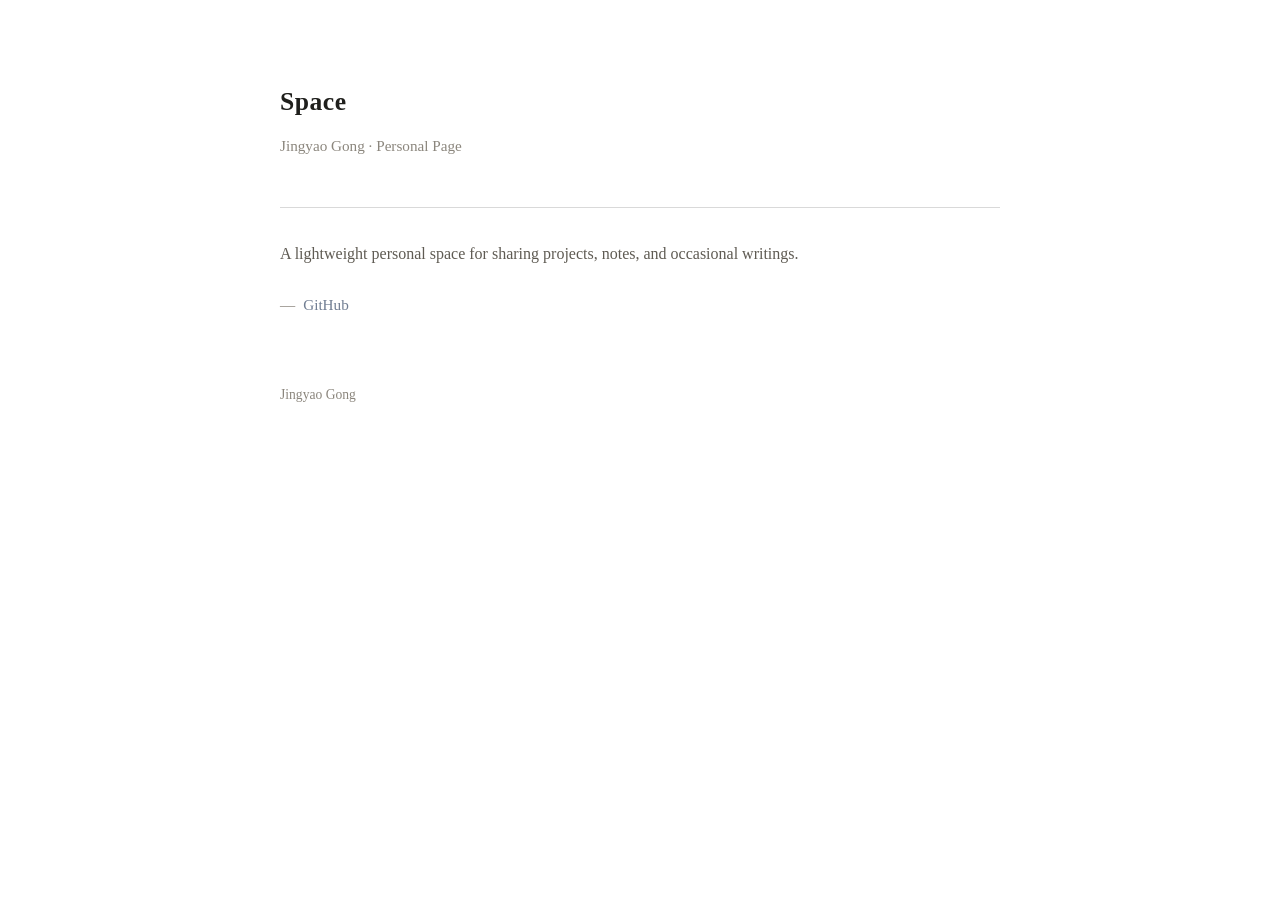
<file: space/index.html>
<!DOCTYPE html>
<html lang="en">
<head>
  <meta charset="UTF-8">
  <meta name="viewport" content="width=device-width, initial-scale=1.0">
  <title>Space · Jingyao Gong</title>
  <style>
    :root {
      --bg: #ffffff;
      --panel: #ffffff;
      --line: #d9d9d9;
      --text: #1f1f1c;
      --text-2: #5f5b53;
      --text-3: #8b867d;
      --accent: #606c68;
      --accent-2: #707d92;
      --content: 720px;
    }
    *, *::before, *::after { margin: 0; padding: 0; box-sizing: border-box; }
    body {
      font-family: "Palatino Linotype", "Book Antiqua", Palatino, "Noto Serif", Georgia, serif;
      background: var(--bg);
      color: var(--text);
      line-height: 1.75;
      padding: 80px 24px 120px;
      display: flex;
      justify-content: center;
    }
    main {
      max-width: var(--content);
      width: 100%;
    }
    h1 {
      font-size: 1.6rem;
      font-weight: 600;
      letter-spacing: 0.02em;
      color: var(--text);
      margin-bottom: 8px;
    }
    .subtitle {
      font-size: 0.95rem;
      color: var(--text-3);
      margin-bottom: 48px;
    }
    .divider {
      border: none;
      border-top: 1px solid var(--line);
      margin: 32px 0;
    }
    p {
      font-size: 1rem;
      color: var(--text-2);
      margin-bottom: 16px;
    }
    a {
      color: var(--accent-2);
      text-decoration: none;
      border-bottom: 1px solid transparent;
      transition: border-color 0.2s;
    }
    a:hover { border-bottom-color: var(--accent-2); }
    .links {
      list-style: none;
      margin-top: 24px;
    }
    .links li {
      margin-bottom: 12px;
      font-size: 0.95rem;
      color: var(--text-2);
    }
    .links li::before {
      content: "—";
      margin-right: 8px;
      color: var(--text-3);
    }
    footer {
      margin-top: 64px;
      font-size: 0.85rem;
      color: var(--text-3);
    }
  </style>
</head>
<body>
  <main>
    <h1>Space</h1>
    <p class="subtitle">Jingyao Gong · Personal Page</p>
    <hr class="divider">
    <p>
      A lightweight personal space for sharing projects, notes, and occasional writings.
    </p>
    <ul class="links">
      <li><a href="https://github.com/jingyaogong">GitHub</a></li>
    </ul>
    <footer>Jingyao Gong</footer>
  </main>
</body>
</html>
</file>
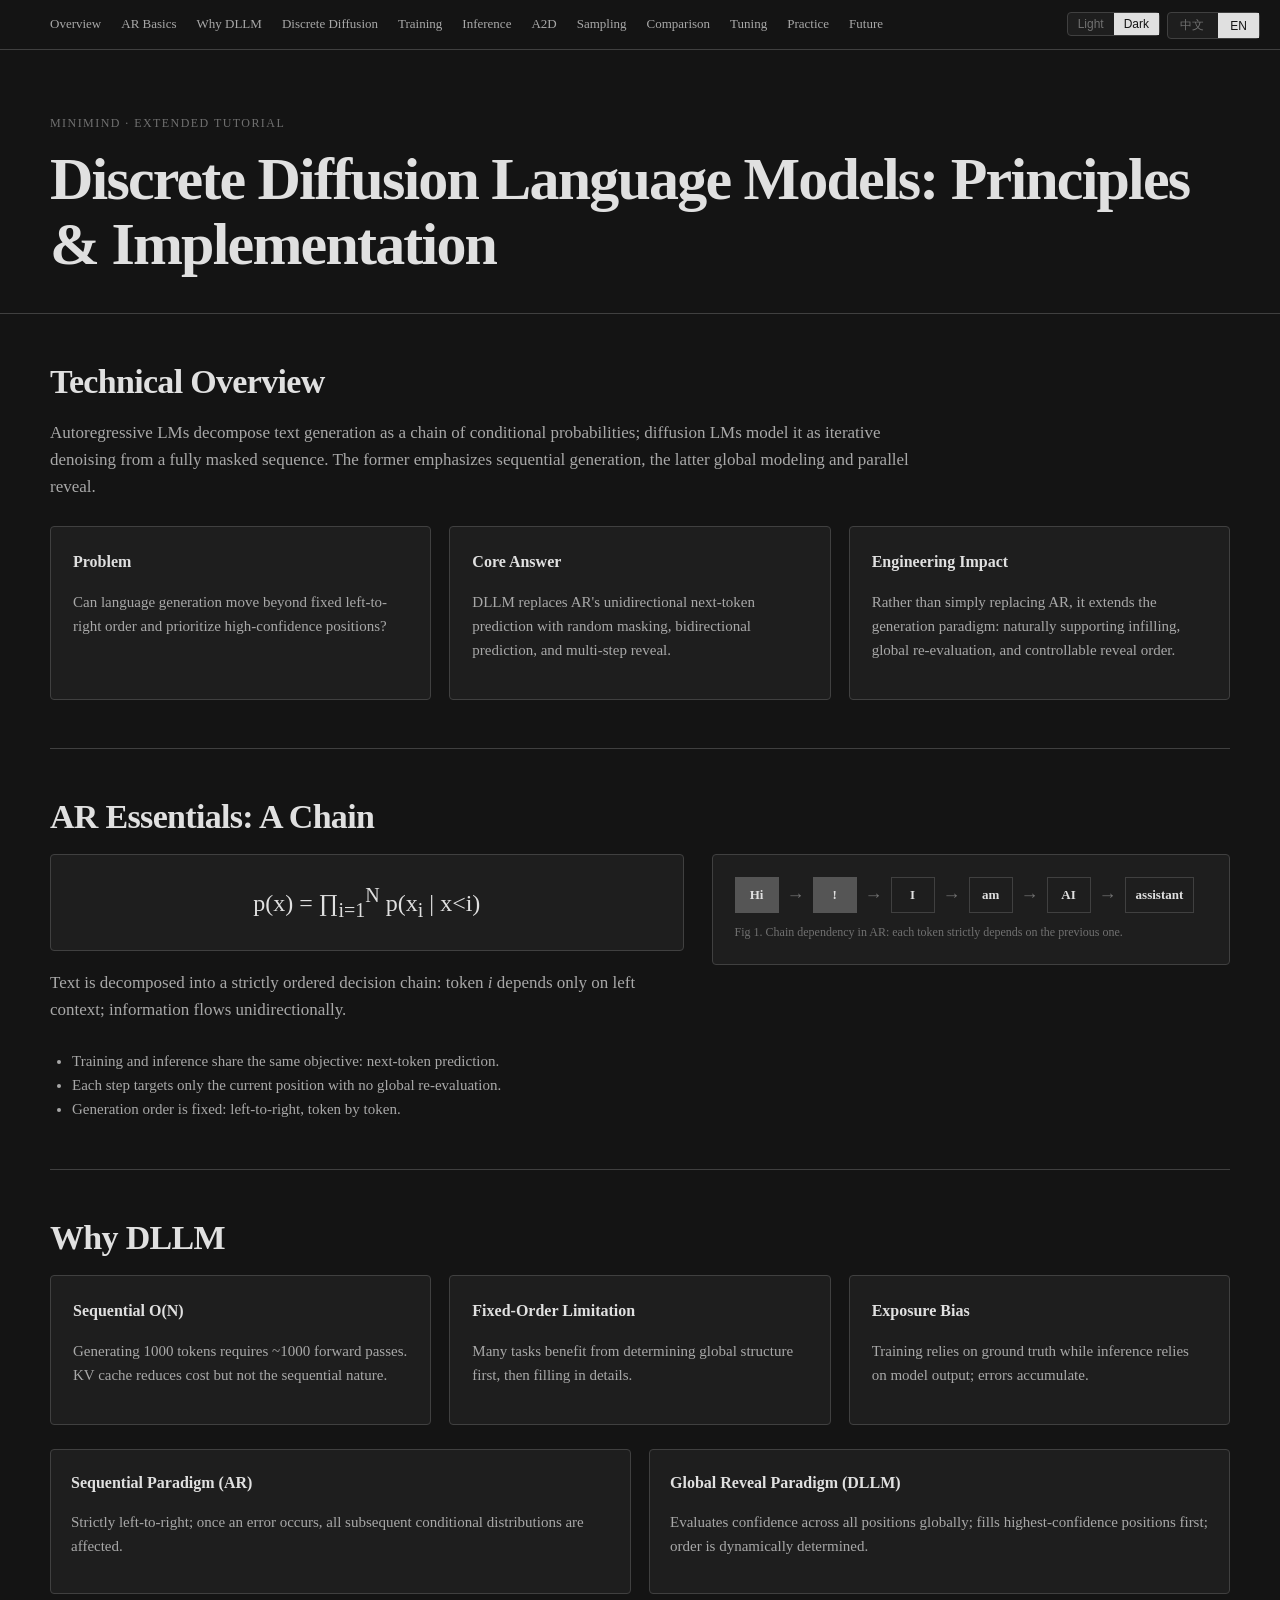
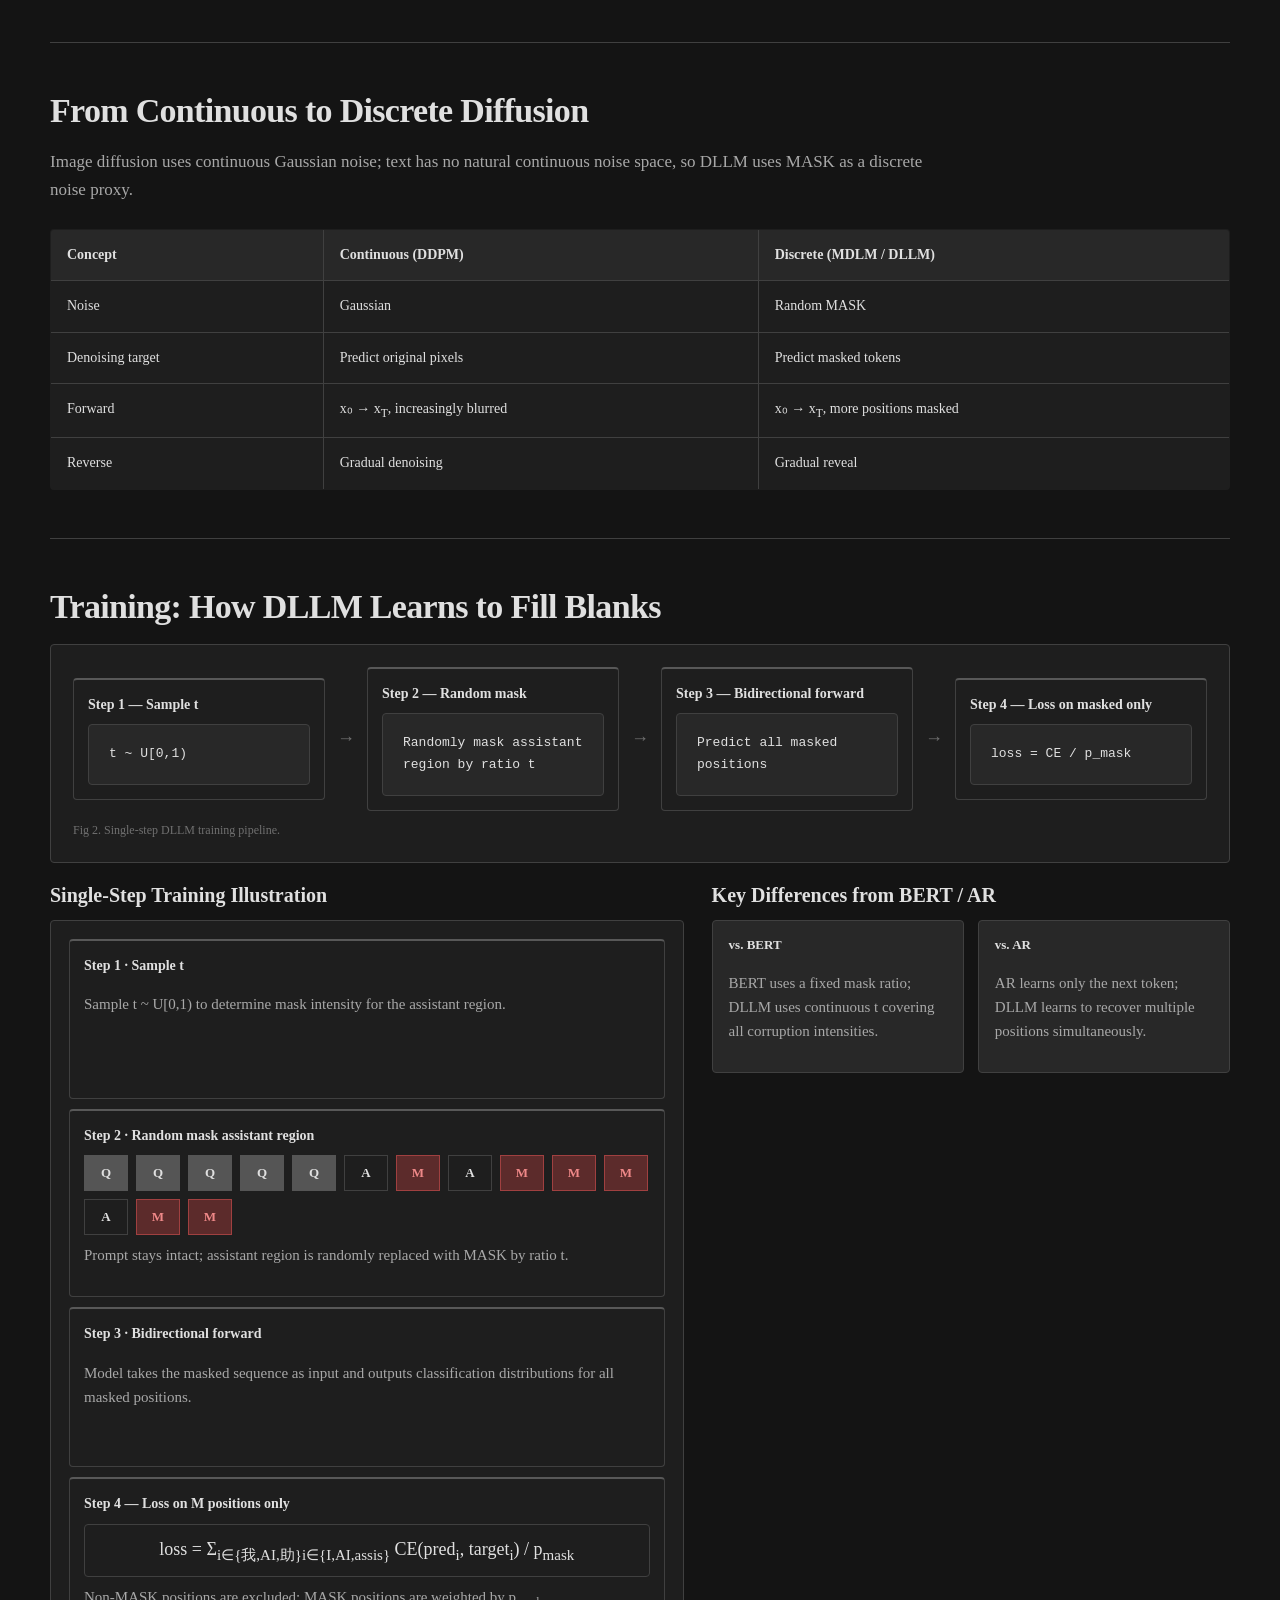
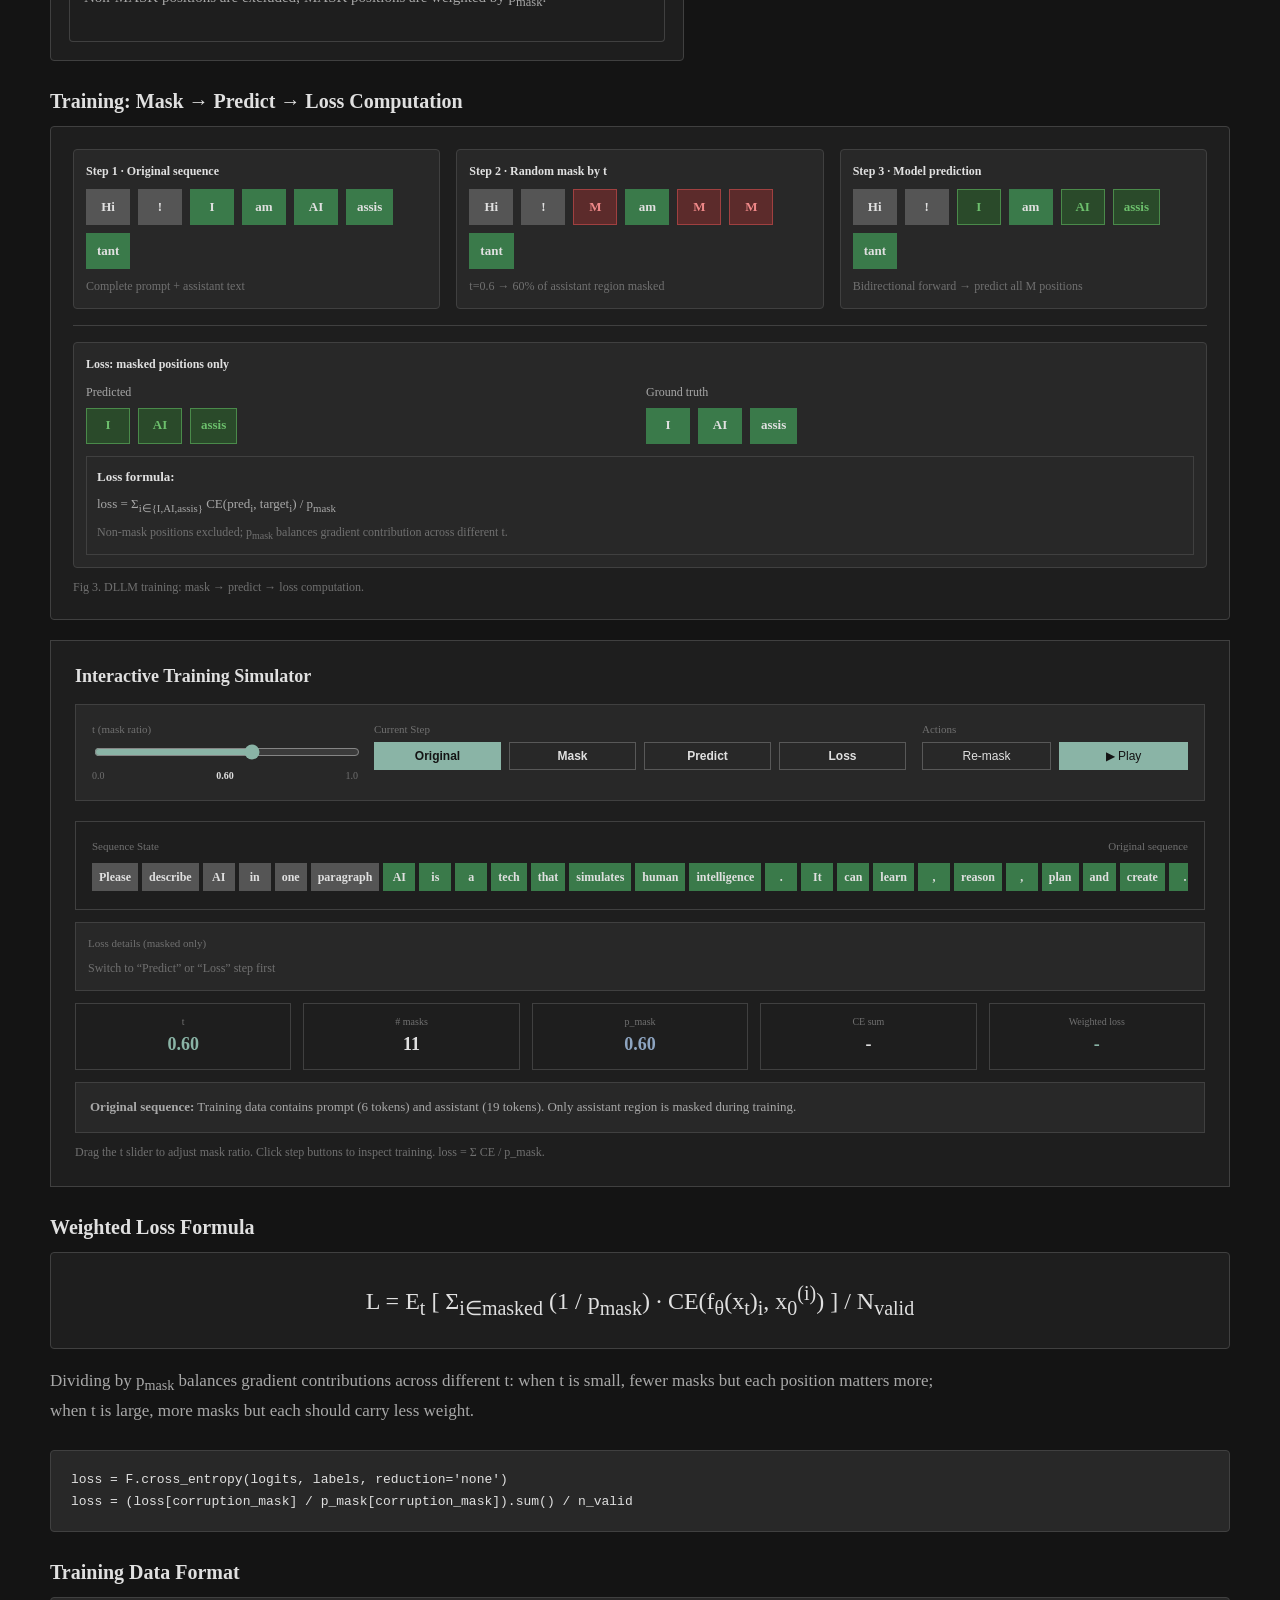
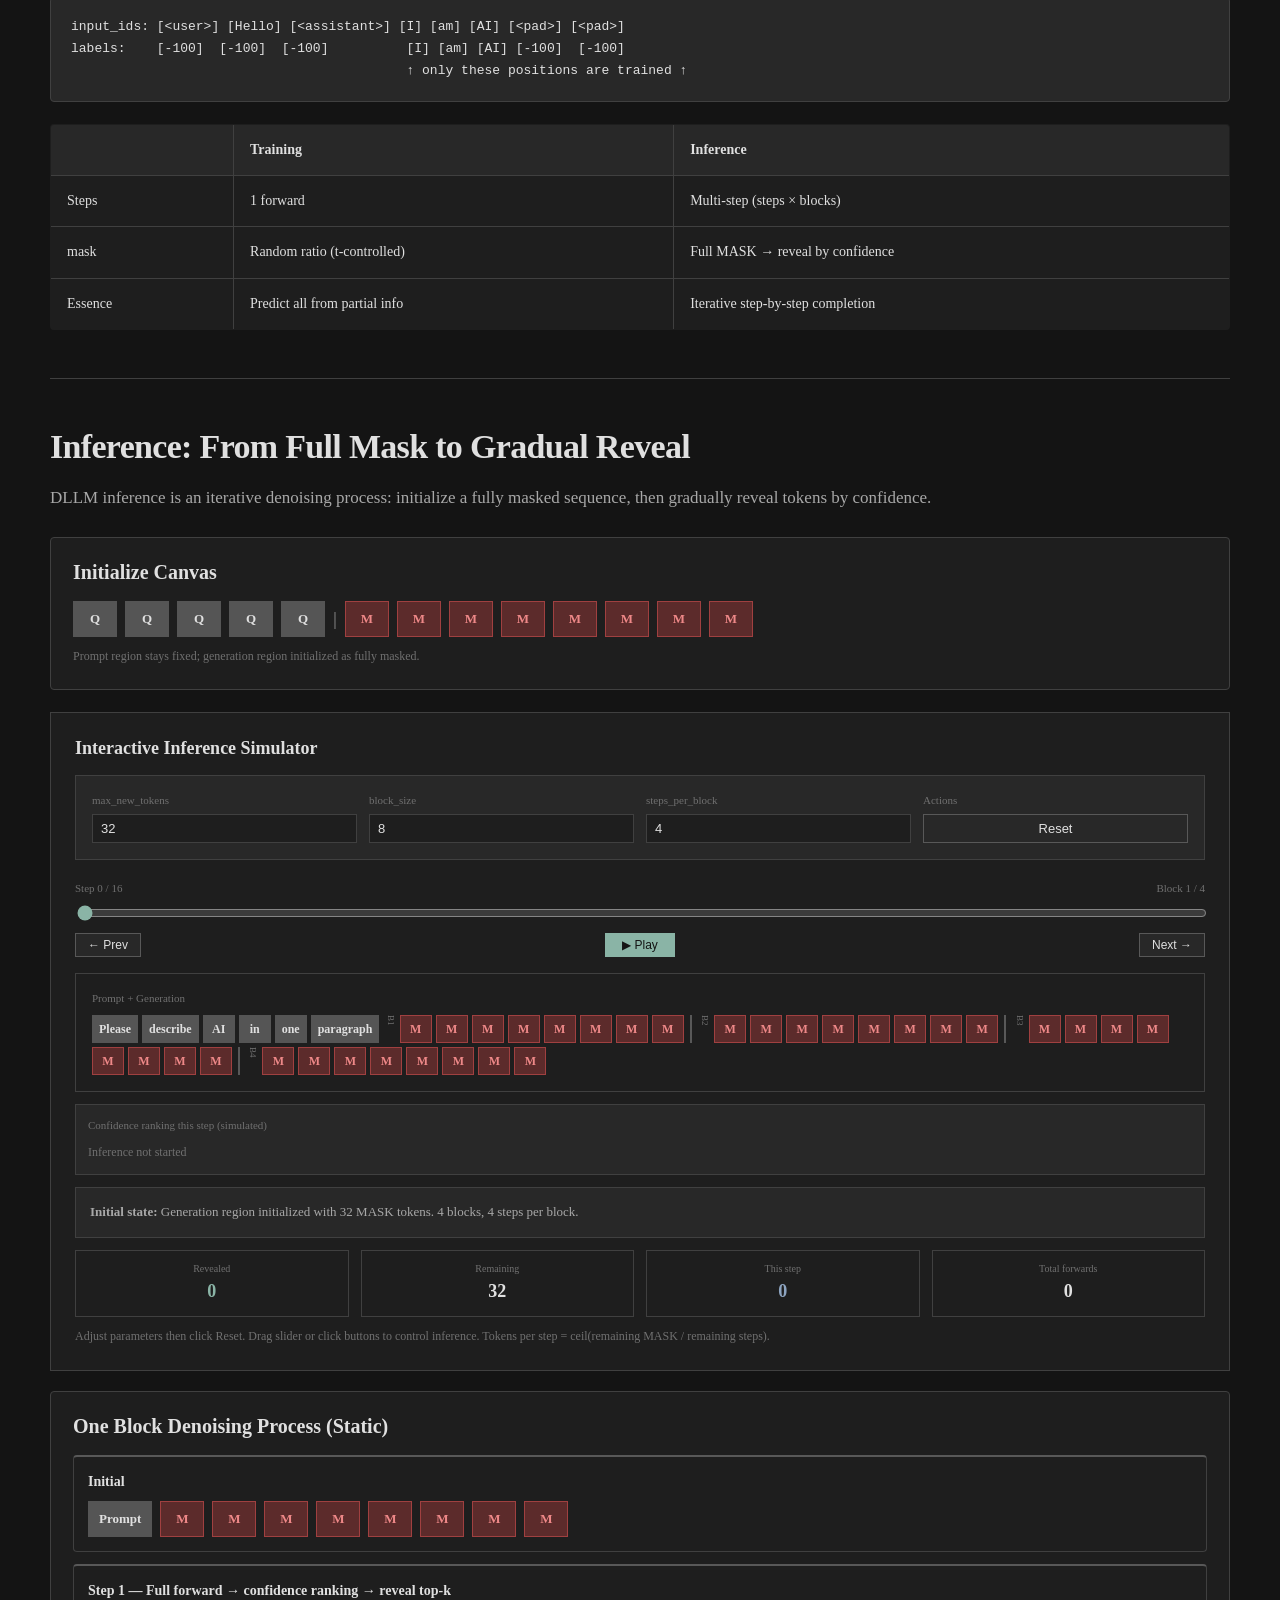
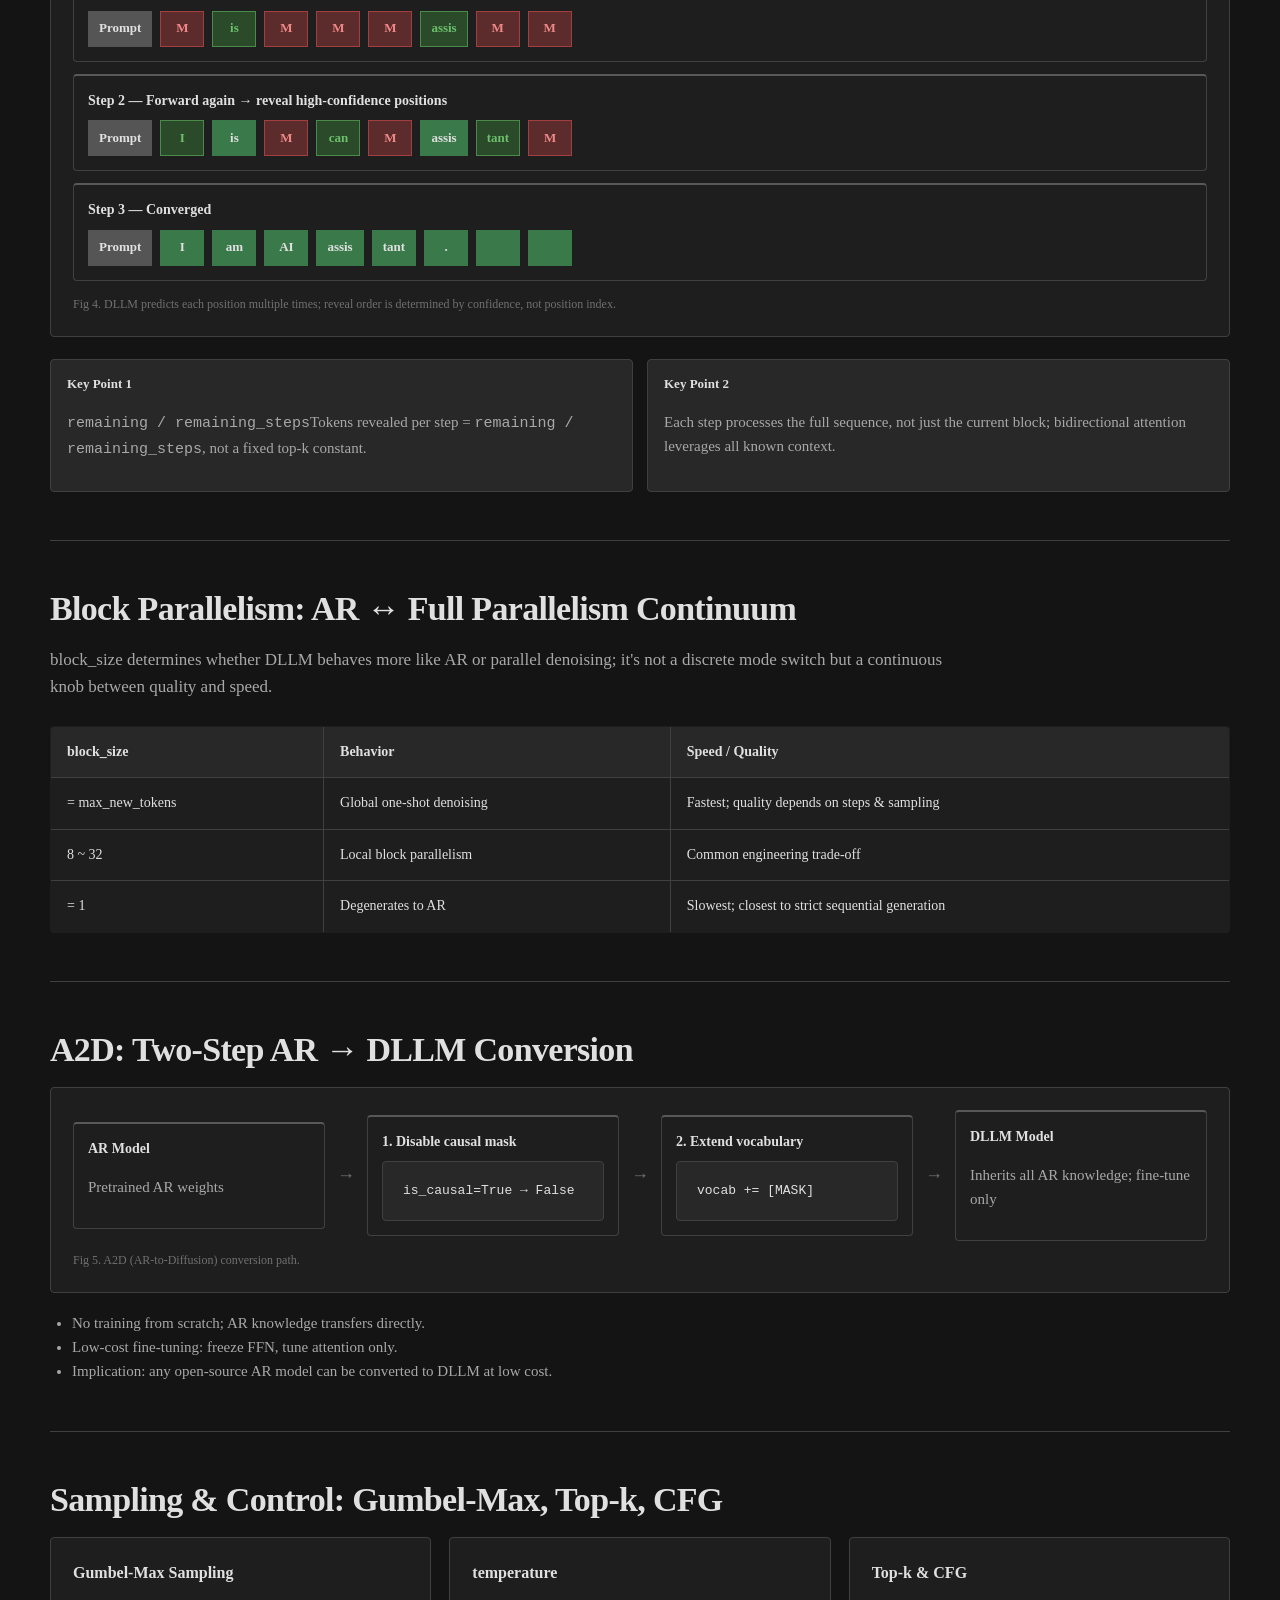
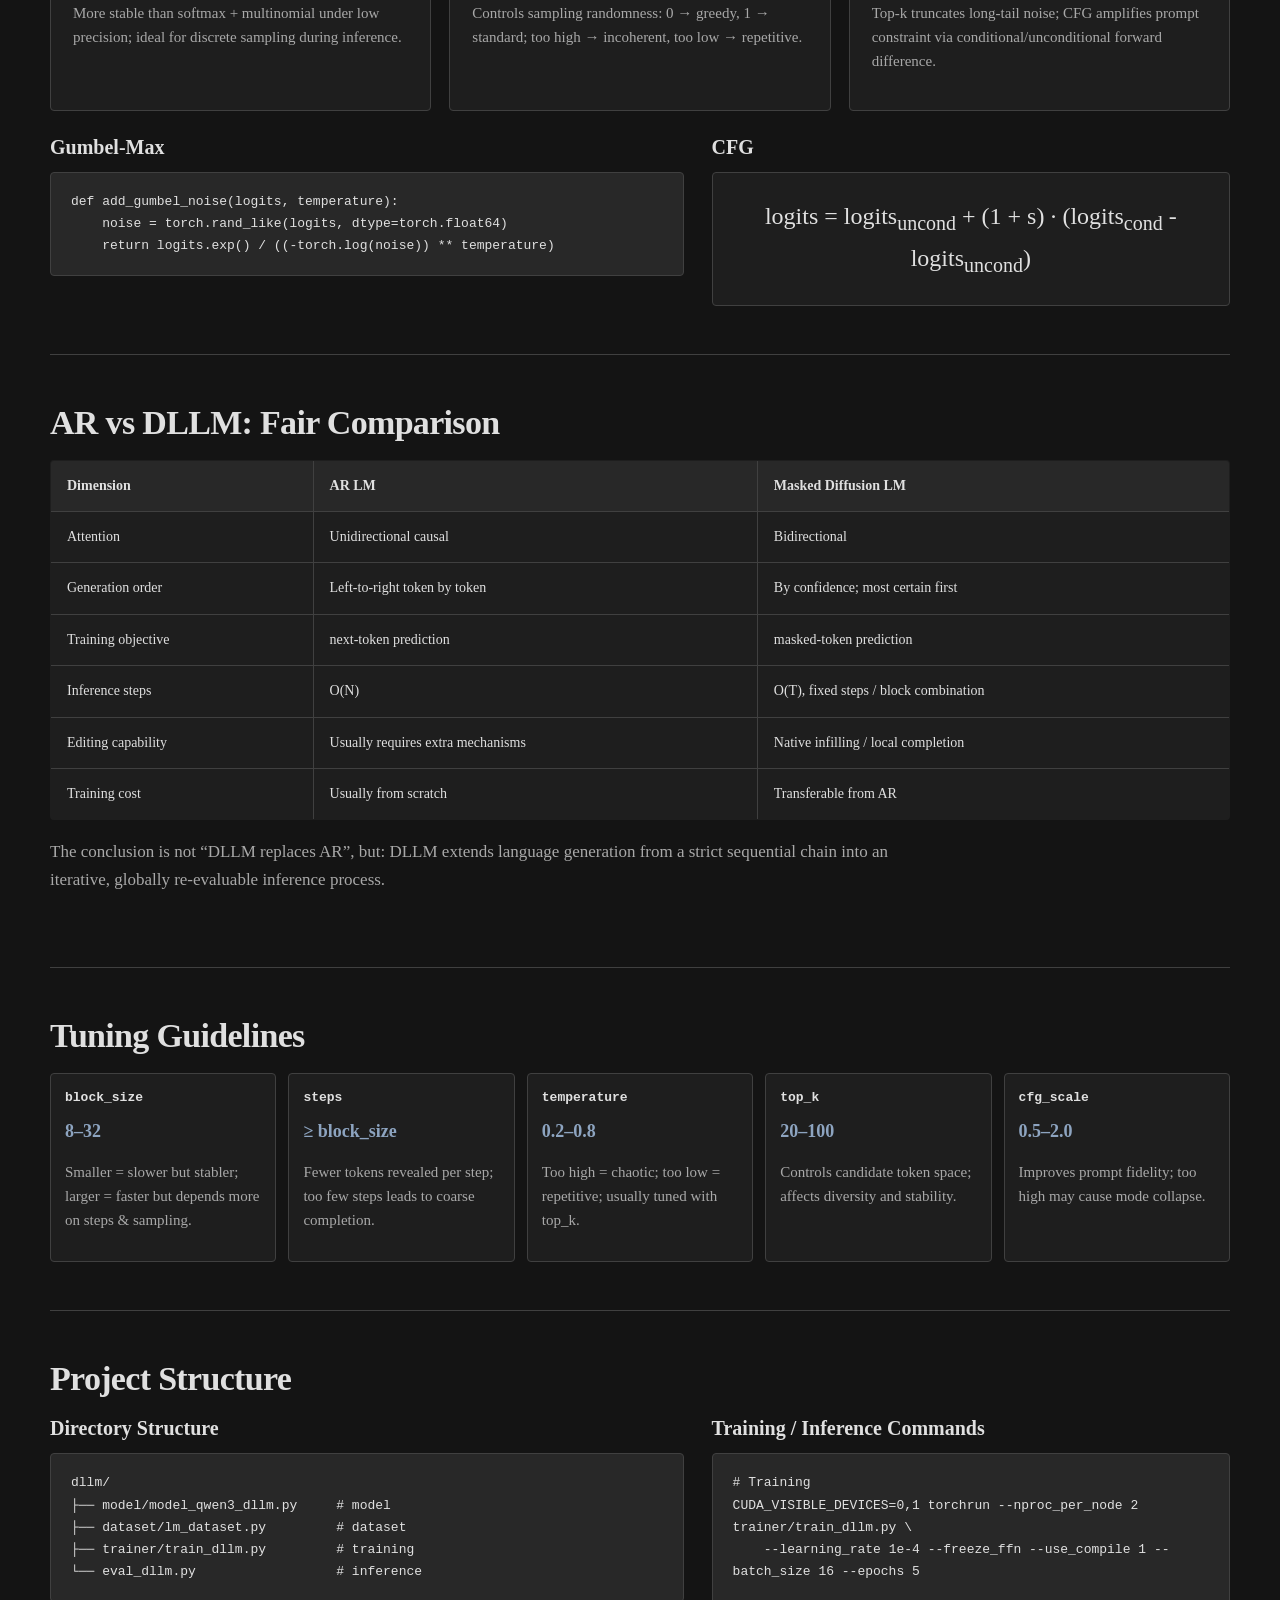
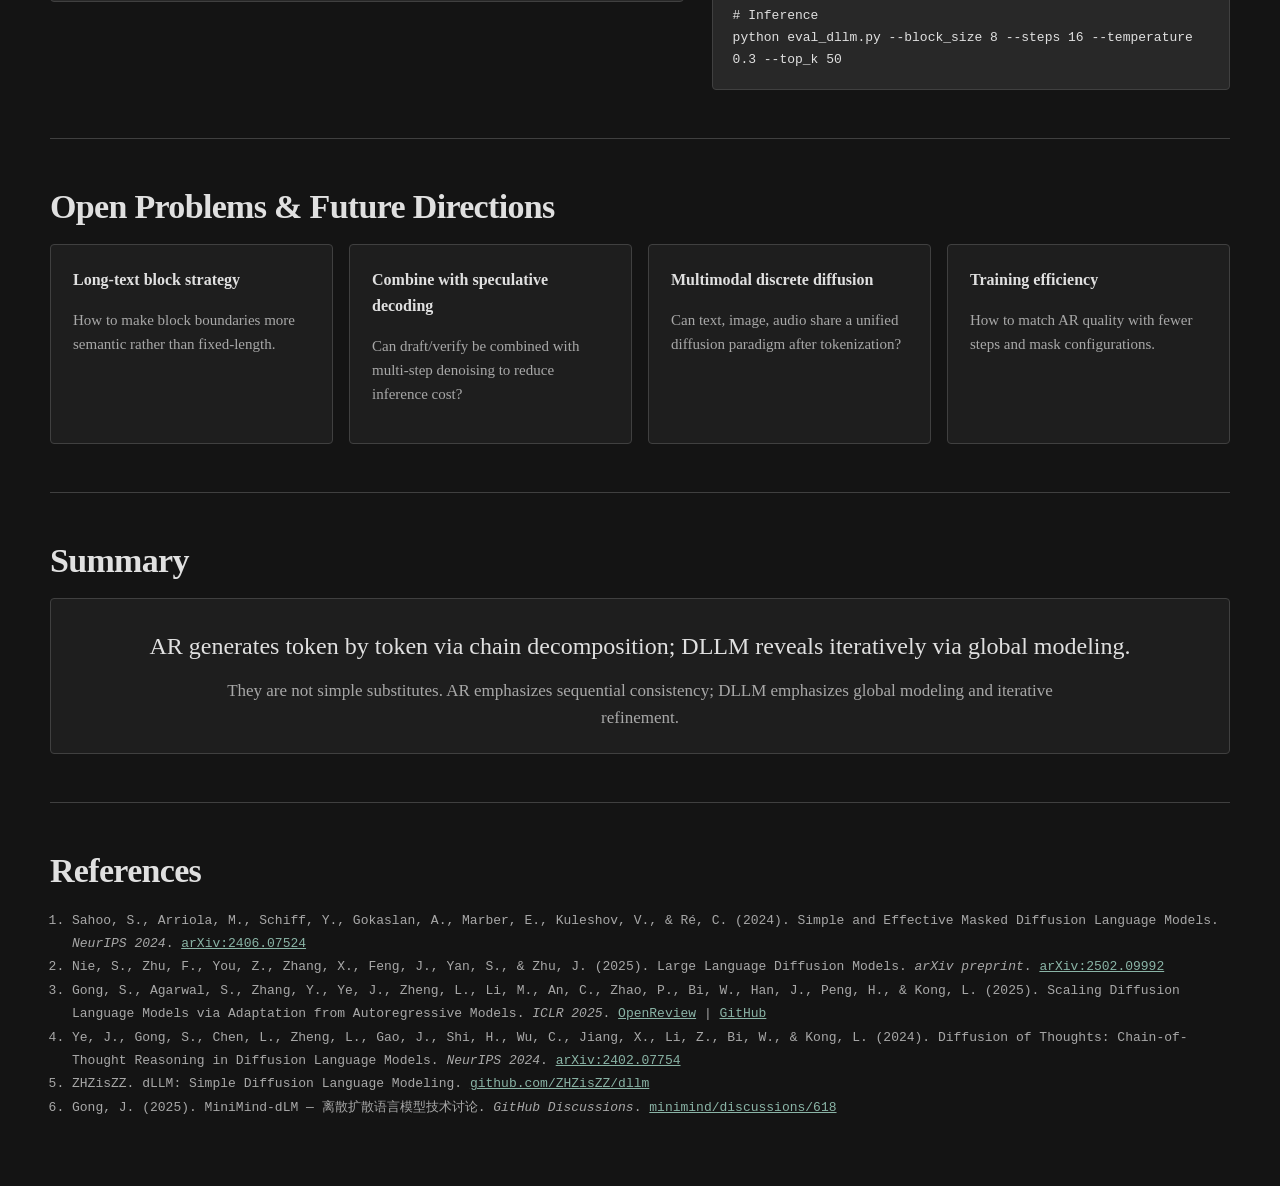
<file: space/dllm_intro.html>
<!doctype html>
<html lang="en">
<head>
  <meta charset="UTF-8" />
  <meta name="viewport" content="width=device-width, initial-scale=1.0" />
  <title>MiniMind Extended: Discrete Diffusion Language Models</title>
  <style>
    :root {
      --bg: #141414;
      --panel: #1e1e1e;
      --panel-2: #282828;
      --line: #404040;
      --line-strong: #585858;
      --text: #e0e0e0;
      --text-2: #a8a8a8;
      --text-3: #707070;
      --accent: #8ab4a6;
      --accent-2: #8da4c0;
      --accent-3: #c0a882;
      --mask: #5c2b2b;
      --mask-border: #a04040;
      --done: #3a7a4a;
      --reveal: #2a4a2a;
      --reveal-border: #4a8a4a;
      --prompt: #555555;
      --mask-text: #e88;
      --reveal-text: #6cbf6c;
      --error-text: #e57;
      --shadow: none;
      --radius: 4px;
      --content: 1180px;
    }

    body.light {
      --bg: #ffffff;
      --panel: #ffffff;
      --panel-2: #f7f7f7;
      --line: #d9d9d9;
      --line-strong: #bfbfbf;
      --text: #1f1f1c;
      --text-2: #5f5b53;
      --text-3: #8b867d;
      --accent: #506c60;
      --accent-2: #607090;
      --accent-3: #8c7b69;
      --mask: #f5c6c6;
      --mask-border: #e57373;
      --done: #4a7c59;
      --reveal: #c8e6c9;
      --reveal-border: #66bb6a;
      --prompt: #7f7f7f;
      --mask-text: #b71c1c;
      --reveal-text: #2e7d32;
      --error-text: #c62828;
    }

    * { box-sizing: border-box; }
    html { scroll-behavior: smooth; }

    input[type="number"], input[type="text"], select {
      background: var(--panel);
      color: var(--text);
      border: 1px solid var(--line);
    }
    input[type="range"] {
      accent-color: var(--accent);
    }
    body {
      margin: 0;
      font-family: "Cambria", "Georgia", "Times New Roman", "PingFang SC", "Hiragino Sans GB", serif;
      color: var(--text);
      background: var(--bg);
      line-height: 1.6;
    }

    .page {
      width: min(var(--content), calc(100vw - 48px));
      margin: 0 auto;
    }

    header.hero {
      padding: 64px 0 36px;
      border-bottom: 1px solid var(--line);
    }

    .eyebrow {
      font-size: 12px;
      letter-spacing: 0.12em;
      text-transform: uppercase;
      color: var(--text-3);
      margin-bottom: 14px;
    }

    h1 {
      margin: 0;
      font-family: "Cambria", "Times New Roman", serif;
      font-size: clamp(36px, 5vw, 60px);
      line-height: 1.08;
      letter-spacing: -0.03em;
      font-weight: 700;
    }

    .subtitle {
      margin-top: 18px;
      max-width: 860px;
      font-size: 18px;
      color: var(--text-2);
    }

    .top-meta {
      margin-top: 28px;
      display: grid;
      grid-template-columns: repeat(4, 1fr);
      gap: 14px;
    }

    .meta-card {
      background: var(--panel);
      border: 1px solid var(--line);
      border-radius: var(--radius);
      padding: 14px 16px;
    }

    .meta-label {
      font-size: 11px;
      color: var(--text-3);
      text-transform: uppercase;
      letter-spacing: 0.08em;
      margin-bottom: 6px;
    }

    .meta-value {
      font-size: 14px;
      color: var(--text);
      font-weight: 600;
    }

    nav.toc {
      position: sticky;
      top: 0;
      z-index: 20;
      background: var(--bg);
      border-bottom: 1px solid var(--line);
    }

    .toc-inner {
      width: min(var(--content), calc(100vw - 48px));
      margin: 0 auto;
      display: flex;
      gap: 20px;
      overflow-x: auto;
      padding: 14px 0;
      white-space: nowrap;
    }

    .toc a {
      color: var(--text-2);
      text-decoration: none;
      font-size: 13px;
    }

    .toc a:hover { color: var(--text); }

    section {
      padding: 48px 0;
      border-bottom: 1px solid var(--line);
    }

    h2 {
      margin: 0 0 18px;
      font-family: "Cambria", "Times New Roman", serif;
      font-size: 34px;
      line-height: 1.15;
      font-weight: 700;
      letter-spacing: -0.02em;
    }

    h3 {
      margin: 0 0 12px;
      font-size: 20px;
      line-height: 1.25;
      font-weight: 650;
    }

    p.lead {
      margin: 0 0 26px;
      color: var(--text-2);
      font-size: 17px;
      max-width: 900px;
    }

    p, li { color: var(--text-2); font-size: 15px; }
    ul, ol { margin: 0; padding-left: 22px; }

    .grid-2 {
      display: grid;
      grid-template-columns: 1.1fr 0.9fr;
      gap: 28px;
      align-items: start;
    }

    .grid-3 {
      display: grid;
      grid-template-columns: repeat(3, 1fr);
      gap: 18px;
    }

    .grid-4 {
      display: grid;
      grid-template-columns: repeat(4, 1fr);
      gap: 16px;
    }

    .card {
      background: var(--panel);
      border: 1px solid var(--line);
      border-radius: var(--radius);
      padding: 22px;
      box-shadow: var(--shadow);
    }

    .card-title {
      font-size: 16px;
      font-weight: 650;
      color: var(--text);
      margin-bottom: 8px;
    }

    .formula {
      font-family: "Cambria Math", "Times New Roman", serif;
      font-size: 24px;
      text-align: center;
      color: var(--text);
      padding: 24px;
      background: var(--panel);
      border: 1px solid var(--line);
      border-radius: var(--radius);
      overflow-x: auto;
    }

    .codeblock {
      font-family: "Consolas", "SFMono-Regular", monospace;
      font-size: 13px;
      white-space: pre-wrap;
      background: var(--panel-2);
      border: 1px solid var(--line);
      border-radius: var(--radius);
      padding: 18px 20px;
      color: var(--text);
      line-height: 1.7;
    }

    table {
      width: 100%;
      border-collapse: collapse;
      background: var(--panel);
      border: 1px solid var(--line);
      border-radius: var(--radius);
      overflow: hidden;
      box-shadow: var(--shadow);
    }

    th, td {
      padding: 14px 16px;
      border-bottom: 1px solid var(--line);
      border-right: 1px solid var(--line);
      text-align: left;
      font-size: 14px;
      vertical-align: top;
    }

    th:last-child, td:last-child { border-right: none; }
    tr:last-child td { border-bottom: none; }
    th {
      background: var(--panel-2);
      color: var(--text);
      font-weight: 650;
    }

    .figure {
      background: var(--panel);
      border: 1px solid var(--line);
      border-radius: var(--radius);
      padding: 22px;
      box-shadow: var(--shadow);
    }

    .caption {
      margin-top: 10px;
      font-size: 12px;
      color: var(--text-3);
    }

    .pipeline,
    .a2d-flow,
    .block-flow,
    .timeline {
      display: flex;
      gap: 12px;
      align-items: center;
      flex-wrap: wrap;
    }

    .step-box {
      min-width: 160px;
      flex: 1 1 160px;
      background: var(--panel);
      border: 1px solid var(--line);
      border-top: 2px solid var(--line-strong);
      border-radius: var(--radius);
      padding: 14px;
    }

    .step-box h4 {
      margin: 0 0 8px;
      font-size: 14px;
      color: var(--text);
    }

    .arrow {
      color: var(--text-3);
      font-size: 18px;
      font-weight: 700;
    }

    .token-row {
      display: flex;
      gap: 8px;
      flex-wrap: wrap;
      align-items: center;
    }

    .token {
      min-width: 44px;
      height: 36px;
      padding: 0 10px;
      border-radius: 0;
      display: inline-flex;
      align-items: center;
      justify-content: center;
      font-size: 13px;
      font-weight: 600;
      border: 1px solid var(--line);
      background: var(--panel);
      color: var(--text);
    }

    .token.prompt { background: var(--prompt); color: #e0e0e0; border-color: var(--prompt); }
    .token.mask { background: var(--mask); color: var(--mask-text); border-color: var(--mask-border); }
    .token.reveal { background: var(--reveal); color: var(--reveal-text); border-color: var(--reveal-border); }
    .token.done { background: var(--done); color: #e0e0e0; border-color: var(--done); }

    .dual-compare {
      display: grid;
      grid-template-columns: 1fr 1fr;
      gap: 18px;
    }

    .compare-col {
      background: var(--panel);
      border: 1px solid var(--line);
      border-radius: var(--radius);
      padding: 20px;
    }

    .compare-col h4 {
      margin: 0 0 12px;
      font-size: 16px;
      color: var(--text);
    }

    .note-grid {
      display: grid;
      grid-template-columns: 1fr 1fr;
      gap: 14px;
    }

    .small-note {
      background: var(--panel-2);
      border: 1px solid var(--line);
      border-radius: var(--radius);
      padding: 14px 16px;
    }

    .small-note strong {
      display: block;
      margin-bottom: 6px;
      color: var(--text);
      font-size: 13px;
    }

    .param-grid {
      display: grid;
      grid-template-columns: repeat(5, 1fr);
      gap: 12px;
    }

    .param-card {
      background: var(--panel);
      border: 1px solid var(--line);
      border-radius: var(--radius);
      padding: 14px;
    }

    .param-name {
      font-family: "Consolas", monospace;
      font-size: 13px;
      color: var(--text);
      margin-bottom: 8px;
      font-weight: 700;
    }

    /* 动画教学区块 */
    .animation-demo {
      background: var(--panel);
      border: 1px solid var(--line);
      padding: 24px;
      margin-bottom: 20px;
    }

    .animation-demo h3 {
      margin: 0 0 16px;
      font-size: 18px;
      font-weight: 650;
    }

    .animation-stage {
      display: flex;
      flex-direction: column;
      gap: 12px;
    }

    .animation-frame {
      display: flex;
      align-items: center;
      gap: 16px;
      padding: 14px;
      background: var(--panel);
      border: 1px solid var(--line);
      transition: all 0.3s ease;
    }

    .animation-frame.active {
      border-color: var(--accent);
      background: var(--panel-2);
    }

    .frame-label {
      min-width: 140px;
      font-size: 13px;
      font-weight: 600;
      color: var(--text-2);
    }

    .frame-tokens {
      display: flex;
      gap: 4px;
      flex-wrap: wrap;
      align-items: center;
    }

    /* 动画 token 样式 */
    .anim-token {
      min-width: 32px;
      height: 28px;
      padding: 0 6px;
      border-radius: 0;
      border: 1px solid var(--line);
      background: var(--panel);
      color: var(--text);
      display: inline-flex;
      align-items: center;
      justify-content: center;
      font-size: 12px;
      font-weight: 600;
      line-height: 1;
      white-space: nowrap;
      flex-shrink: 0;
      overflow: hidden;
      transition: all 0.5s cubic-bezier(0.4, 0, 0.2, 1);
    }

    .anim-token.prompt {
      background: var(--prompt);
      color: #e0e0e0;
      border-color: var(--prompt);
    }

    .anim-token.mask {
      background: var(--mask);
      color: var(--mask-text);
      border-color: var(--mask-border);
    }

    .anim-token.reveal {
      background: var(--reveal);
      color: var(--reveal-text);
      border-color: var(--reveal-border);
      animation: tokenReveal 0.6s ease;
    }

    .anim-token.done {
      background: var(--done);
      color: #e0e0e0;
      border-color: var(--done);
    }

    .anim-token.highlight {
      box-shadow: 0 0 0 2px var(--accent);
      transform: scale(1.1);
    }

    @keyframes tokenReveal {
      0% { 
        background: var(--mask); 
        color: var(--mask-text); 
        border-color: var(--mask-border);
        transform: scale(0.8);
        opacity: 0.5;
      }
      50% {
        transform: scale(1.15);
      }
      100% { 
        background: var(--reveal); 
        color: var(--reveal-text); 
        border-color: var(--reveal-border);
        transform: scale(1);
        opacity: 1;
      }
    }

    /* 动画控制 */
    .anim-demo-container {
      position: relative;
    }

    .anim-controls {
      display: flex;
      gap: 8px;
      margin-bottom: 16px;
      flex-wrap: wrap;
    }

    .anim-btn {
      padding: 6px 14px;
      font-size: 12px;
      font-weight: 600;
      background: var(--panel-2);
      border: 1px solid var(--line-strong);
      color: var(--text);
      cursor: pointer;
      transition: all 0.2s;
    }

    .anim-btn:hover {
      background: var(--line);
      border-color: var(--accent);
    }

    .anim-btn.active {
      background: var(--accent);
      color: var(--bg);
      border-color: var(--accent);
    }

    .anim-btn.play-btn {
      margin-left: auto;
      background: var(--accent-2);
      color: var(--bg);
      border-color: var(--accent-2);
    }

    .anim-progress {
      display: flex;
      gap: 6px;
      margin-bottom: 16px;
    }

    .progress-step {
      flex: 1;
      height: 3px;
      background: var(--line);
      transition: background 0.4s;
    }

    .progress-step.active {
      background: var(--accent);
    }

    .anim-explanation {
      padding: 14px;
      background: var(--panel-2);
      border: 1px solid var(--line);
      font-size: 13px;
      color: var(--text-2);
      margin-top: 12px;
      line-height: 1.6;
    }

    .anim-explanation strong {
      color: var(--text);
    }

    .anim-explanation em {
      font-style: normal;
      background: color-mix(in srgb, var(--accent-3) 25%, transparent);
      padding: 1px 4px;
      border-radius: 2px;
    }

    .confidence-bar {
      display: flex;
      align-items: center;
      gap: 8px;
      margin-top: 8px;
      padding: 8px;
      background: var(--panel);
      border: 1px solid var(--line);
      font-size: 11px;
    }

    .confidence-item {
      display: flex;
      align-items: center;
      gap: 4px;
    }

    .confidence-dot {
      width: 8px;
      height: 8px;
      border-radius: 50%;
      background: var(--line);
    }

    .confidence-dot.high {
      background: #4caf50;
    }

    .confidence-dot.medium {
      background: #ff9800;
    }

    .confidence-dot.low {
      background: #f44336;
    }

    .param-value {
      font-size: 18px;
      color: var(--accent-2);
      margin-bottom: 6px;
      font-weight: 700;
    }

    .footer {
      padding: 48px 0 70px;
    }

    .references li {
      font-family: "Consolas", monospace;
      font-size: 13px;
      color: var(--text-2);
    }

    /* i18n */
    .en { display: none; }
    .zh { display: inline; }
    body.lang-en .en { display: inline; }
    body.lang-en .zh { display: none; }
    body.lang-en .zh-only { display: none; }
    body:not(.lang-en) .en-only { display: none; }

    .lang-switch {
      position: fixed;
      top: 12px;
      right: 20px;
      z-index: 1000;
      display: flex;
      gap: 2px;
      border: 1px solid var(--line);
      border-radius: var(--radius);
      background: var(--panel);
      font-size: 12px;
    }
    .lang-switch button {
      padding: 4px 12px;
      border: none;
      background: transparent;
      cursor: pointer;
      color: var(--text-3);
      font-size: 12px;
    }
    .lang-switch button.active {
      background: var(--text);
      color: var(--bg);
    }

    .theme-switch {
      position: fixed;
      top: 12px;
      right: 120px;
      z-index: 1000;
      display: flex;
      border: 1px solid var(--line);
      border-radius: var(--radius);
      background: var(--panel);
      font-size: 12px;
    }
    .theme-switch button {
      padding: 4px 10px;
      border: none;
      background: transparent;
      cursor: pointer;
      color: var(--text-3);
      font-size: 12px;
    }
    .theme-switch button.active {
      background: var(--text);
      color: var(--bg);
    }

    @media (max-width: 980px) {
      .grid-2, .grid-3, .grid-4, .dual-compare, .note-grid, .param-grid, .top-meta {
        grid-template-columns: 1fr;
      }
      h1 { font-size: 40px; }
      h2 { font-size: 28px; }
      section { padding: 36px 0; }
    }
  </style>
</head>
<body class="lang-en">
  <div class="theme-switch">
    <button id="btn-light" onclick="switchTheme('light')">Light</button>
    <button id="btn-dark" class="active" onclick="switchTheme('dark')">Dark</button>
  </div>
  <div class="lang-switch">
    <button id="btn-zh" onclick="switchLang('zh')">中文</button>
    <button id="btn-en" class="active" onclick="switchLang('en')">EN</button>
  </div>
  <script>
    function switchLang(lang) {
      document.body.classList.toggle('lang-en', lang === 'en');
      document.getElementById('btn-zh').classList.toggle('active', lang === 'zh');
      document.getElementById('btn-en').classList.toggle('active', lang === 'en');
      document.documentElement.lang = lang === 'en' ? 'en' : 'zh-CN';
      if (typeof randomizeMask === 'function') randomizeMask();
      if (typeof resetSimulation === 'function') resetSimulation();
    }
    function switchTheme(theme) {
      document.body.classList.toggle('light', theme === 'light');
      document.getElementById('btn-dark').classList.toggle('active', theme === 'dark');
      document.getElementById('btn-light').classList.toggle('active', theme === 'light');
    }
    function L() { return document.body.classList.contains('lang-en') ? 'en' : 'zh'; }
  </script>
  <nav class="toc">
    <div class="toc-inner">
      <a href="#overview"><span class="zh">概览</span><span class="en">Overview</span></a>
      <a href="#ar"><span class="zh">AR 基础</span><span class="en">AR Basics</span></a>
      <a href="#motivation"><span class="zh">为什么需要 dLM</span><span class="en">Why DLLM</span></a>
      <a href="#diffusion"><span class="zh">离散扩散直觉</span><span class="en">Discrete Diffusion</span></a>
      <a href="#training"><span class="zh">训练</span><span class="en">Training</span></a>
      <a href="#inference"><span class="zh">推理</span><span class="en">Inference</span></a>
      <a href="#a2d">A2D</a>
      <a href="#sampling"><span class="zh">采样</span><span class="en">Sampling</span></a>
      <a href="#compare"><span class="zh">对比</span><span class="en">Comparison</span></a>
      <a href="#tuning"><span class="zh">调参</span><span class="en">Tuning</span></a>
      <a href="#practice"><span class="zh">实践</span><span class="en">Practice</span></a>
      <a href="#future"><span class="zh">未来</span><span class="en">Future</span></a>
    </div>
  </nav>

  <header class="hero">
    <div class="page">
      <div class="eyebrow">MiniMind · Extended Tutorial</div>
      <h1><span class="zh">离散扩散语言模型：原理与实现</span><span class="en">Discrete Diffusion Language Models: Principles &amp; Implementation</span></h1>
    </div>
  </header>

  <main class="page">
    <section id="overview">
      <h2><span class="zh">技术总览</span><span class="en">Technical Overview</span></h2>
      <p class="lead">
        <span class="zh">自回归（AR）语言模型将文本生成建模为链式条件概率的逐步采样；扩散语言模型（dLM）则将其建模为从全掩码序列到目标序列的迭代去噪过程。两者的根本区别在于：前者是严格的顺序生成，后者允许全局建模与并行揭示。</span>
        <span class="en">Autoregressive LMs decompose text generation as a chain of conditional probabilities; diffusion LMs model it as iterative denoising from a fully masked sequence. The former emphasizes sequential generation, the latter global modeling and parallel reveal.</span>
      </p>
      <div class="grid-3">
        <div class="card">
          <div class="card-title"><span class="zh">问题定义</span><span class="en">Problem</span></div>
          <p><span class="zh">语言生成能否摆脱固定的从左到右的顺序约束，转而优先确定高置信度位置？</span><span class="en">Can language generation move beyond fixed left-to-right order and prioritize high-confidence positions?</span></p>
        </div>
        <div class="card">
          <div class="card-title"><span class="zh">核心答案</span><span class="en">Core Answer</span></div>
          <p><span class="zh">dLM 以随机掩码、双向预测与多步揭示，替代 AR 的单向 next-token prediction。</span><span class="en">DLLM replaces AR's unidirectional next-token prediction with random masking, bidirectional prediction, and multi-step reveal.</span></p>
        </div>
        <div class="card">
          <div class="card-title"><span class="zh">工程意义</span><span class="en">Engineering Impact</span></div>
          <p><span class="zh">其意义不在于替代 AR，而在于扩展生成范式：天然支持 infilling、全局重评估与可控的揭示顺序。</span><span class="en">Rather than simply replacing AR, it extends the generation paradigm: naturally supporting infilling, global re-evaluation, and controllable reveal order.</span></p>
        </div>
      </div>
    </section>

    <section id="ar">
      <h2><span class="zh">AR 的本质：一条链</span><span class="en">AR Essentials: A Chain</span></h2>
      <div class="grid-2">
        <div>
          <div class="formula">p(x) = ∏<sub>i=1</sub><sup>N</sup> p(x<sub>i</sub> | x&lt;i)</div>
          <p class="lead" style="margin-top:18px;">
            <span class="zh">文本被分解为一条严格有序的决策链：第 <em>i</em> 个词元仅依赖其左侧上下文，信息流严格单向。</span>
            <span class="en">Text is decomposed into a strictly ordered decision chain: token <em>i</em> depends only on left context; information flows unidirectionally.</span>
          </p>
          <ul>
            <li><span class="zh">训练与推理的目标完全一致：均为 next-token prediction。</span><span class="en">Training and inference share the same objective: next-token prediction.</span></li>
            <li><span class="zh">每一步仅针对当前位置，缺乏全局重评估机制。</span><span class="en">Each step targets only the current position with no global re-evaluation.</span></li>
            <li><span class="zh">生成顺序固定为从左到右，逐词元展开。</span><span class="en">Generation order is fixed: left-to-right, token by token.</span></li>
          </ul>
        </div>
        <div class="figure">
          <div class="token-row" style="margin-bottom: 10px;">
            <span class="token prompt"><span class="zh">你</span><span class="en">Hi</span></span>
            <span class="arrow">→</span>
            <span class="token prompt"><span class="zh">好</span><span class="en">!</span></span>
            <span class="arrow">→</span>
            <span class="token"><span class="zh">我</span><span class="en">I</span></span>
            <span class="arrow">→</span>
            <span class="token"><span class="zh">是</span><span class="en">am</span></span>
            <span class="arrow">→</span>
            <span class="token">AI</span>
            <span class="arrow">→</span>
            <span class="token"><span class="zh">助手</span><span class="en">assistant</span></span>
          </div>
          <div class="caption"><span class="zh">图 1. AR 的链式依赖结构：每个词元的生成严格依赖其前序输出。</span><span class="en">Fig 1. Chain dependency in AR: each token strictly depends on the previous one.</span></div>
        </div>
      </div>
    </section>

    <section id="motivation">
      <h2><span class="zh">为什么需要 dLM</span><span class="en">Why DLLM</span></h2>
      <div class="grid-3">
        <div class="card">
          <div class="card-title"><span class="zh">串行生成 O(N)</span><span class="en">Sequential O(N)</span></div>
          <p><span class="zh">生成 N 个词元需要 N 次前向传播。KV Cache 仅能降低单步开销，无法改变串行的本质。</span><span class="en">Generating 1000 tokens requires ~1000 forward passes. KV cache reduces cost but not the sequential nature.</span></p>
        </div>
        <div class="card">
          <div class="card-title"><span class="zh">固定顺序的局限性</span><span class="en">Fixed-Order Limitation</span></div>
          <p><span class="zh">许多任务天然适合先确定全局结构、再填充局部细节的生成方式。</span><span class="en">Many tasks benefit from determining global structure first, then filling in details.</span></p>
        </div>
        <div class="card">
          <div class="card-title">Exposure Bias</div>
          <p><span class="zh">训练依赖 ground truth 而推理依赖模型自身输出，二者的分布偏差随步数累积。</span><span class="en">Training relies on ground truth while inference relies on model output; errors accumulate.</span></p>
        </div>
      </div>
      <div class="dual-compare" style="margin-top: 24px;">
        <div class="compare-col">
          <h4><span class="zh">顺序生成范式（AR）</span><span class="en">Sequential Paradigm (AR)</span></h4>
          <p><span class="zh">严格从左到右逐词元生成；一旦某位置出错，后续所有条件分布均受污染。</span><span class="en">Strictly left-to-right; once an error occurs, all subsequent conditional distributions are affected.</span></p>
        </div>
        <div class="compare-col">
          <h4><span class="zh">全局揭示范式（dLM）</span><span class="en">Global Reveal Paradigm (DLLM)</span></h4>
          <p><span class="zh">基于全局上下文同时评估所有位置的置信度，优先填充最确定的位置；揭示顺序由模型自行决定。</span><span class="en">Evaluates confidence across all positions globally; fills highest-confidence positions first; order is dynamically determined.</span></p>
        </div>
      </div>
    </section>

    <section id="diffusion">
      <h2><span class="zh">从连续扩散到离散扩散</span><span class="en">From Continuous to Discrete Diffusion</span></h2>
      <p class="lead">
        <span class="zh">图像扩散使用连续高斯噪声；文本不存在自然的连续噪声空间，因此 dLM 以 MASK token 作为离散噪声的替代。</span>
        <span class="en">Image diffusion uses continuous Gaussian noise; text has no natural continuous noise space, so DLLM uses MASK as a discrete noise proxy.</span>
      </p>
      <table>
        <thead>
          <tr>
            <th><span class="zh">概念</span><span class="en">Concept</span></th>
            <th><span class="zh">连续扩散（DDPM）</span><span class="en">Continuous (DDPM)</span></th>
            <th><span class="zh">离散扩散（MDLM / dLM）</span><span class="en">Discrete (MDLM / DLLM)</span></th>
          </tr>
        </thead>
        <tbody>
          <tr>
            <td><span class="zh">噪声</span><span class="en">Noise</span></td>
            <td><span class="zh">高斯噪声</span><span class="en">Gaussian</span></td>
            <td><span class="zh">随机 MASK</span><span class="en">Random MASK</span></td>
          </tr>
          <tr>
            <td><span class="zh">去噪目标</span><span class="en">Denoising target</span></td>
            <td><span class="zh">预测原始像素</span><span class="en">Predict original pixels</span></td>
            <td><span class="zh">预测被 MASK 的词元</span><span class="en">Predict masked tokens</span></td>
          </tr>
          <tr>
            <td><span class="zh">前向过程</span><span class="en">Forward</span></td>
            <td><span class="zh">x₀ → x<sub>T</sub>，越来越模糊</span><span class="en">x₀ → x<sub>T</sub>, increasingly blurred</span></td>
            <td><span class="zh">x₀ → x<sub>T</sub>，越来越多位置被掩码</span><span class="en">x₀ → x<sub>T</sub>, more positions masked</span></td>
          </tr>
          <tr>
            <td><span class="zh">反向过程</span><span class="en">Reverse</span></td>
            <td><span class="zh">逐步去噪</span><span class="en">Gradual denoising</span></td>
            <td><span class="zh">逐步揭示</span><span class="en">Gradual reveal</span></td>
          </tr>
        </tbody>
      </table>
    </section>

    <section id="training">
      <h2><span class="zh">dLM 的训练机制</span><span class="en">Training: How DLLM Learns to Fill Blanks</span></h2>
      <div class="figure" style="margin-bottom: 20px;">
        <div class="pipeline">
          <div class="step-box">
            <h4><span class="zh">Step 1 — 采样 t</span><span class="en">Step 1 — Sample t</span></h4>
            <div class="codeblock">t ~ U[0,1)</div>
          </div>
          <div class="arrow">→</div>
          <div class="step-box">
            <h4><span class="zh">Step 2 — 随机 mask</span><span class="en">Step 2 — Random mask</span></h4>
            <div class="codeblock"><span class="zh">按 t 比例随机掩码 assistant 区</span><span class="en">Randomly mask assistant region by ratio t</span></div>
          </div>
          <div class="arrow">→</div>
          <div class="step-box">
            <h4><span class="zh">Step 3 — 双向前向传播</span><span class="en">Step 3 — Bidirectional forward</span></h4>
            <div class="codeblock"><span class="zh">预测所有被掩码位置</span><span class="en">Predict all masked positions</span></div>
          </div>
          <div class="arrow">→</div>
          <div class="step-box">
            <h4><span class="zh">Step 4 — 只在掩码位置算 loss</span><span class="en">Step 4 — Loss on masked only</span></h4>
            <div class="codeblock">loss = CE / p_mask</div>
          </div>
        </div>
        <div class="caption"><span class="zh">图 2. dLM 单步训练流程。</span><span class="en">Fig 2. Single-step DLLM training pipeline.</span></div>
      </div>

      <div class="grid-2">
        <div>
          <h3><span class="zh">单步训练流程示意</span><span class="en">Single-Step Training Illustration</span></h3>
          <div class="figure" style="padding: 18px;">
            <div class="pipeline" style="flex-direction: column; align-items: stretch; gap: 10px;">
              <div class="step-box">
                <h4><span class="zh">Step 1 · 采样 t</span><span class="en">Step 1 · Sample t</span></h4>
                <p><span class="zh">从均匀分布采样 t ∼ U[0,1)，以此确定 assistant 区域的 mask 比例。</span><span class="en">Sample t ~ U[0,1) to determine mask intensity for the assistant region.</span></p>
              </div>
              <div class="step-box">
                <h4><span class="zh">Step 2 · 随机 mask assistant 区</span><span class="en">Step 2 · Random mask assistant region</span></h4>
                <div class="token-row" style="margin-top: 8px;">
                  <span class="token prompt">Q</span><span class="token prompt">Q</span><span class="token prompt">Q</span><span class="token prompt">Q</span><span class="token prompt">Q</span>
                  <span class="token">A</span><span class="token mask">M</span><span class="token">A</span><span class="token mask">M</span><span class="token mask">M</span>
                  <span class="token mask">M</span><span class="token">A</span><span class="token mask">M</span><span class="token mask">M</span>
                </div>
                <p style="margin-top: 8px;"><span class="zh">Prompt 区域保持不变；assistant 区域按比例 t 随机替换为 MASK。</span><span class="en">Prompt stays intact; assistant region is randomly replaced with MASK by ratio t.</span></p>
              </div>
              <div class="step-box">
                <h4><span class="zh">Step 3 · 双向前向传播</span><span class="en">Step 3 · Bidirectional forward</span></h4>
                <p><span class="zh">模型以带 MASK 的完整序列为输入，输出所有被掩码位置的词元分布。</span><span class="en">Model takes the masked sequence as input and outputs classification distributions for all masked positions.</span></p>
              </div>
              <div class="step-box">
                <h4><span class="zh">Step 4 — 只在 M 位置算 loss</span><span class="en">Step 4 — Loss on M positions only</span></h4>
                <div class="formula" style="margin: 0; padding: 10px 12px; font-size: 18px;">loss = Σ<sub><span class="zh"></span>i∈{我,AI,助}</span><span class="en">i∈{I,AI,assis}</span></sub> CE(pred<sub>i</sub>, target<sub>i</sub>) / p<sub>mask</sub></div>
                <p style="margin-top: 8px;"><span class="zh">仅在 MASK 位置计算损失，并按 p<sub>mask</sub> 进行重加权。</span><span class="en">Non-MASK positions are excluded; MASK positions are weighted by p<sub>mask</sub>.</span></p>
              </div>
            </div>
          </div>
        </div>
        <div>
          <h3><span class="zh">和 BERT / AR 的关键区别</span><span class="en">Key Differences from BERT / AR</span></h3>
          <div class="note-grid">
            <div class="small-note">
              <strong><span class="zh">相较于 BERT</span><span class="en">vs. BERT</span></strong>
              <p><span class="zh">BERT 使用固定的 mask 比例（如 15%）；dLM 通过连续参数 t 覆盖从低到高的全部损坏强度。</span><span class="en">BERT uses a fixed mask ratio; DLLM uses continuous t covering all corruption intensities.</span></p>
            </div>
            <div class="small-note">
              <strong><span class="zh">相较于 AR</span><span class="en">vs. AR</span></strong>
              <p><span class="zh">AR 仅学习预测下一个词元；dLM 学习同时恢复多个被掩码位置。</span><span class="en">AR learns only the next token; DLLM learns to recover multiple positions simultaneously.</span></p>
            </div>
          </div>
        </div>
      </div>

      <h3 style="margin-top: 28px;"><span class="zh">训练时的 mask → 预测 → 损失计算详细过程</span><span class="en">Training: Mask → Predict → Loss Computation</span></h3>
      
      <div class="figure" style="margin-bottom: 20px;">
        <div style="display: grid; grid-template-columns: 1fr 1fr 1fr; gap: 16px; margin-bottom: 16px;">
          <div>
            <div class="small-note" style="padding: 12px;">
              <strong style="font-size: 12px; margin-bottom: 8px; display: block;"><span class="zh">Step 1 · 原始完整序列</span><span class="en">Step 1 · Original sequence</span></strong>
              <div class="token-row" style="margin-top: 8px;">
                <span class="token prompt"><span class="zh">你</span><span class="en">Hi</span></span>
                <span class="token prompt"><span class="zh">好</span><span class="en">!</span></span>
                <span class="token done"><span class="zh">我</span><span class="en">I</span></span>
                <span class="token done"><span class="zh">是</span><span class="en">am</span></span>
                <span class="token done">AI</span>
                <span class="token done"><span class="zh">助</span><span class="en">assis</span></span>
                <span class="token done"><span class="zh">手</span><span class="en">tant</span></span>
              </div>
              <p style="margin: 8px 0 0; font-size: 12px; color: var(--text-3);"><span class="zh">Prompt + assistant 完整文本</span><span class="en">Complete prompt + assistant text</span></p>
            </div>
          </div>
          
          <div>
            <div class="small-note" style="padding: 12px;">
              <strong style="font-size: 12px; margin-bottom: 8px; display: block;"><span class="zh">Step 2 · 按 t 随机 mask</span><span class="en">Step 2 · Random mask by t</span></strong>
              <div class="token-row" style="margin-top: 8px;">
                <span class="token prompt"><span class="zh">你</span><span class="en">Hi</span></span>
                <span class="token prompt"><span class="zh">好</span><span class="en">!</span></span>
                <span class="token mask">M</span>
                <span class="token done"><span class="zh">是</span><span class="en">am</span></span>
                <span class="token mask">M</span>
                <span class="token mask">M</span>
                <span class="token done"><span class="zh">手</span><span class="en">tant</span></span>
              </div>
              <p style="margin: 8px 0 0; font-size: 12px; color: var(--text-3);"><span class="zh">t=0.6 → assistant 区 60% 被 mask</span><span class="en">t=0.6 → 60% of assistant region masked</span></p>
            </div>
          </div>
          
          <div>
            <div class="small-note" style="padding: 12px;">
              <strong style="font-size: 12px; margin-bottom: 8px; display: block;"><span class="zh">Step 3 · 模型预测</span><span class="en">Step 3 · Model prediction</span></strong>
              <div class="token-row" style="margin-top: 8px;">
                <span class="token prompt"><span class="zh">你</span><span class="en">Hi</span></span>
                <span class="token prompt"><span class="zh">好</span><span class="en">!</span></span>
                <span class="token reveal"><span class="zh">我</span><span class="en">I</span></span>
                <span class="token done"><span class="zh">是</span><span class="en">am</span></span>
                <span class="token reveal">AI</span>
                <span class="token reveal"><span class="zh">助</span><span class="en">assis</span></span>
                <span class="token done"><span class="zh">手</span><span class="en">tant</span></span>
              </div>
              <p style="margin: 8px 0 0; font-size: 12px; color: var(--text-3);"><span class="zh">双向 forward → 预测所有 M 位置</span><span class="en">Bidirectional forward → predict all M positions</span></p>
            </div>
          </div>
        </div>
        
        <div style="border-top: 1px solid var(--line); padding-top: 16px;">
          <div class="small-note" style="padding: 12px;">
            <strong style="font-size: 12px; margin-bottom: 8px; display: block;"><span class="zh">损失计算：只在 mask 位置</span><span class="en">Loss: masked positions only</span></strong>
            <div style="display: grid; grid-template-columns: 1fr 1fr; gap: 12px; margin-top: 8px;">
              <div>
                <p style="margin: 0 0 6px; font-size: 12px; color: var(--text-2);"><span class="zh">预测词元</span><span class="en">Predicted</span></p>
                <div class="token-row">
                  <span class="token reveal"><span class="zh">我</span><span class="en">I</span></span>
                  <span class="token reveal">AI</span>
                  <span class="token reveal"><span class="zh">助</span><span class="en">assis</span></span>
                </div>
              </div>
              <div>
                <p style="margin: 0 0 6px; font-size: 12px; color: var(--text-2);"><span class="zh">真实词元</span><span class="en">Ground truth</span></p>
                <div class="token-row">
                  <span class="token done"><span class="zh">我</span><span class="en">I</span></span>
                  <span class="token done">AI</span>
                  <span class="token done"><span class="zh">助</span><span class="en">assis</span></span>
                </div>
              </div>
            </div>
            <div style="margin-top: 12px; padding: 10px; background: var(--panel-2); border: 1px solid var(--line);">
              <p style="margin: 0; font-size: 13px; color: var(--text-2);">
                <strong><span class="zh">损失公式：</span><span class="en">Loss formula: </span></strong>loss = Σ<sub><span class="zh">i∈{我,AI,助}</span><span class="en">i∈{I,AI,assis}</span></sub> CE(pred<sub>i</sub>, target<sub>i</sub>) / p<sub>mask</sub>
              </p>
              <p style="margin: 6px 0 0; font-size: 12px; color: var(--text-3);">
<span class="zh">非 mask 位置不参与损失计算；p<sub>mask</sub> 平衡不同 t 下的梯度贡献。</span><span class="en">Non-mask positions excluded; p<sub>mask</sub> balances gradient contribution across different t.</span>
              </p>
            </div>
          </div>
        </div>
        <div class="caption"><span class="zh">图 3. dLM 训练流程：mask → 预测 → 损失计算。</span><span class="en">Fig 3. DLLM training: mask → predict → loss computation.</span></div>
      </div>
      
      <!-- 交互式训练模拟器 -->
      <div class="animation-demo" id="training-simulator">
        <h3><span class="zh">交互式训练模拟器</span><span class="en">Interactive Training Simulator</span></h3>
        
        <!-- 参数设置 -->
        <div style="display: grid; grid-template-columns: 1fr 2fr 1fr; gap: 16px; margin-bottom: 20px; padding: 16px; background: var(--panel-2); border: 1px solid var(--line);">
          <div>
            <label style="font-size: 11px; color: var(--text-3); display: block; margin-bottom: 4px;"><span class="zh">t 值 (mask 比例)</span><span class="en">t (mask ratio)</span></label>
            <input type="range" id="train-t" min="0" max="100" value="60" style="width: 100%;" oninput="updateTraining()">
            <div style="display: flex; justify-content: space-between; font-size: 10px; color: var(--text-3);">
              <span>0.0</span>
              <span id="train-t-value" style="font-weight: 600; color: var(--text);">0.60</span>
              <span>1.0</span>
            </div>
          </div>
          <div>
            <label style="font-size: 11px; color: var(--text-3); display: block; margin-bottom: 4px;"><span class="zh">当前步骤</span><span class="en">Current Step</span></label>
            <div style="display: flex; gap: 8px;">
              <button onclick="setTrainStep(0)" id="train-step-0" class="anim-btn active" style="flex: 1;"><span class="zh">原始序列</span><span class="en">Original</span></button>
              <button onclick="setTrainStep(1)" id="train-step-1" class="anim-btn" style="flex: 1;"><span class="zh">随机 mask</span><span class="en">Mask</span></button>
              <button onclick="setTrainStep(2)" id="train-step-2" class="anim-btn" style="flex: 1;"><span class="zh">模型预测</span><span class="en">Predict</span></button>
              <button onclick="setTrainStep(3)" id="train-step-3" class="anim-btn" style="flex: 1;"><span class="zh">loss 计算</span><span class="en">Loss</span></button>
            </div>
          </div>
          <div>
            <label style="font-size: 11px; color: var(--text-3); display: block; margin-bottom: 4px;"><span class="zh">操作</span><span class="en">Actions</span></label>
            <div style="display: flex; gap: 8px;">
              <button onclick="randomizeMask()" style="flex: 1; padding: 6px; border: 1px solid var(--line); background: var(--panel-2); cursor: pointer; font-size: 12px; color: var(--text); border-color: var(--line-strong);"><span class="zh">重新 mask</span><span class="en">Re-mask</span></button>
              <button onclick="playTraining()" id="train-play-btn" style="flex: 1; padding: 6px; border: 1px solid var(--accent); background: var(--accent); color: var(--bg); cursor: pointer; font-size: 12px;">▶ Play</button>
            </div>
          </div>
        </div>
        
        <!-- 序列展示：双行对比 -->
        <div style="padding: 16px; background: var(--panel); border: 1px solid var(--line); margin-bottom: 12px;">
          <div style="display: flex; justify-content: space-between; font-size: 11px; color: var(--text-3); margin-bottom: 8px;">
            <span><span class="zh">序列状态</span><span class="en">Sequence State</span></span>
            <span id="train-status">Original sequence</span>
          </div>
          <div id="train-token-display"></div>
        </div>
        
        <!-- loss 计算详情（可滚动列表） -->
        <div style="padding: 12px; background: var(--panel-2); border: 1px solid var(--line); margin-bottom: 12px;">
          <div style="display: flex; justify-content: space-between; font-size: 11px; color: var(--text-3); margin-bottom: 6px;">
            <span><span class="zh">loss 计算详情（仅 mask 位置）</span><span class="en">Loss details (masked only)</span></span>
            <span id="train-loss-summary"></span>
          </div>
          <div id="train-loss-detail" style="max-height: 180px; overflow-y: auto; font-size: 12px; color: var(--text-2);"></div>
        </div>
        
        <!-- 统计 -->
        <div style="display: grid; grid-template-columns: repeat(5, 1fr); gap: 12px; margin-bottom: 12px; font-size: 12px;">
          <div style="padding: 10px; background: var(--panel); border: 1px solid var(--line); text-align: center;">
            <div style="color: var(--text-3); font-size: 10px;"><span class="zh">t 值</span><span class="en">t</span></div>
            <div id="stat-t" style="font-size: 18px; font-weight: 600; color: var(--accent);">0.60</div>
          </div>
          <div style="padding: 10px; background: var(--panel); border: 1px solid var(--line); text-align: center;">
            <div style="color: var(--text-3); font-size: 10px;"><span class="zh">mask 数量</span><span class="en"># masks</span></div>
            <div id="stat-mask-count" style="font-size: 18px; font-weight: 600; color: var(--text);">0</div>
          </div>
          <div style="padding: 10px; background: var(--panel); border: 1px solid var(--line); text-align: center;">
            <div style="color: var(--text-3); font-size: 10px;">p_mask</div>
            <div id="stat-p-mask" style="font-size: 18px; font-weight: 600; color: var(--accent-2);">0.60</div>
          </div>
          <div style="padding: 10px; background: var(--panel); border: 1px solid var(--line); text-align: center;">
            <div style="color: var(--text-3); font-size: 10px;"><span class="zh">CE 总和</span><span class="en">CE sum</span></div>
            <div id="stat-ce-sum" style="font-size: 18px; font-weight: 600; color: var(--text);">0.00</div>
          </div>
          <div style="padding: 10px; background: var(--panel); border: 1px solid var(--line); text-align: center;">
            <div style="color: var(--text-3); font-size: 10px;"><span class="zh">加权 loss</span><span class="en">Weighted loss</span></div>
            <div id="stat-weighted-loss" style="font-size: 18px; font-weight: 600; color: var(--accent);">0.00</div>
          </div>
        </div>
        
        <!-- 说明 -->
        <div id="train-explanation" style="padding: 14px; background: var(--panel-2); border: 1px solid var(--line); font-size: 13px; color: var(--text-2); line-height: 1.6;"></div>
        
        <div class="caption"><span class="zh">拖动 t 值滑块调整 mask 比例，点击步骤按钮查看训练过程。loss = Σ CE / p_mask。</span><span class="en">Drag the t slider to adjust mask ratio. Click step buttons to inspect training. loss = Σ CE / p_mask.</span></div>
      </div>
      
      <script>
        // 训练模拟器状态
        const trainState = {
          promptTokens: L() === 'zh' ? ['请', '用', '一', '段', '话', '介', '绍', 'AI'] : ['Please', 'describe', 'AI', 'in', 'one', 'paragraph'],
          assistantTokens: L() === 'zh' ? ['人', '工', '智', '能', '是', '一', '种', '模', '拟', '人', '类', '智', '慧', '的', '技', '术', '。', '它', '能', '学', '习', '、', '推', '理'] : ['AI', 'is', 'a', 'tech', 'that', 'simulates', 'human', 'intelligence', '.', 'It', 'can', 'learn', ',', 'reason', ',', 'plan', 'and', 'create', '.'],
          t: 0.6,
          currentStep: 0,
          maskedPositions: new Set(),
          predictions: {},
          ceValues: {}
        };
        
        let trainTimer = null;
        
        // 随机生成 mask 位置
        function generateMaskPositions(t) {
          const n = trainState.assistantTokens.length;
          const numMask = Math.round(t * n);
          const positions = new Set();
          const indices = Array.from({length: n}, (_, i) => i);
          
          // 打乱顺序
          for (let i = indices.length - 1; i > 0; i--) {
            const j = Math.floor(Math.random() * (i + 1));
            [indices[i], indices[j]] = [indices[j], indices[i]];
          }
          
          for (let i = 0; i < numMask; i++) {
            positions.add(indices[i]);
          }
          
          return positions;
        }
        
        // 生成模拟的预测和 CE 值
        const wrongPool_zh = ['的', '了', '在', '有', '和', '是', '不', '这', '也', '与', '为', '对', '中', '到', '说', '要', '就', '都', '而', '及', '能', '会', '上', '下', '之', '被', '将', '从', '以'];
        const wrongPool_en = ['the', 'a', 'is', 'are', 'was', 'be', 'to', 'of', 'and', 'in', 'it', 'for', 'on', 'with', 'as', 'at', 'by', 'from', 'or', 'an'];
        function getWrongPool() { return L() === 'zh' ? wrongPool_zh : wrongPool_en; }
        
        function generatePredictions() {
          trainState.predictions = {};
          trainState.ceValues = {};
          
          for (const pos of trainState.maskedPositions) {
            const correct = trainState.assistantTokens[pos];
            const isCorrect = Math.random() > 0.2;
            if (isCorrect) {
              trainState.predictions[pos] = correct;
              trainState.ceValues[pos] = 0.1 + Math.random() * 0.3;
            } else {
              const wp = getWrongPool();
              let wrong = wp[Math.floor(Math.random() * wp.length)];
              while (wrong === correct) wrong = wp[Math.floor(Math.random() * wp.length)];
              trainState.predictions[pos] = wrong;
              trainState.ceValues[pos] = 1.5 + Math.random() * 1.0;
            }
          }
        }
        
        function randomizeMask() {
          // 更新 token 数据以匹配当前语言
          trainState.promptTokens = L() === 'zh' ? ['请', '用', '一', '段', '话', '介', '绍', 'AI'] : ['Please', 'describe', 'AI', 'in', 'one', 'paragraph'];
          trainState.assistantTokens = L() === 'zh' ? ['人', '工', '智', '能', '是', '一', '种', '模', '拟', '人', '类', '智', '慧', '的', '技', '术', '。', '它', '能', '学', '习', '、', '推', '理'] : ['AI', 'is', 'a', 'tech', 'that', 'simulates', 'human', 'intelligence', '.', 'It', 'can', 'learn', ',', 'reason', ',', 'plan', 'and', 'create', '.'];
          trainState.maskedPositions = generateMaskPositions(trainState.t);
          generatePredictions();
          renderTraining();
        }
        
        function updateTraining() {
          const slider = document.getElementById('train-t');
          trainState.t = parseInt(slider.value) / 100;
          document.getElementById('train-t-value').textContent = trainState.t.toFixed(2);
          
          // 更新 token 数据以匹配当前语言
          trainState.promptTokens = L() === 'zh' ? ['请', '用', '一', '段', '话', '介', '绍', 'AI'] : ['Please', 'describe', 'AI', 'in', 'one', 'paragraph'];
          trainState.assistantTokens = L() === 'zh' ? ['人', '工', '智', '能', '是', '一', '种', '模', '拟', '人', '类', '智', '慧', '的', '技', '术', '。', '它', '能', '学', '习', '、', '推', '理'] : ['AI', 'is', 'a', 'tech', 'that', 'simulates', 'human', 'intelligence', '.', 'It', 'can', 'learn', ',', 'reason', ',', 'plan', 'and', 'create', '.'];
          trainState.maskedPositions = generateMaskPositions(trainState.t);
          generatePredictions();
          renderTraining();
        }
        
        function setTrainStep(step) {
          trainState.currentStep = step;
          
          // 更新按钮状态
          for (let i = 0; i < 4; i++) {
            document.getElementById(`train-step-${i}`).classList.toggle('active', i === step);
          }
          
          renderTraining();
        }
        
        function renderTraining() {
          const { promptTokens, assistantTokens, t, currentStep, maskedPositions, predictions, ceValues } = trainState;
          
          document.getElementById('stat-t').textContent = t.toFixed(2);
          document.getElementById('stat-mask-count').textContent = maskedPositions.size;
          document.getElementById('stat-p-mask').textContent = t.toFixed(2);
          
          const showTwoRows = currentStep >= 2;
          const totalTokens = promptTokens.length + assistantTokens.length;
          const labelStyle = 'font-size: 10px; color: var(--text-3); font-weight: 600; width: 44px; text-align: right; padding-right: 8px;';
          const gridStyle = `display: grid; grid-template-columns: ${showTwoRows ? '44px ' : ''}repeat(${totalTokens}, auto); gap: 4px; align-items: center; width: max-content; min-width: 100%;`;
          
          let html = `<div style="overflow-x: auto; overflow-y: hidden; padding-bottom: 2px;"><div style="${gridStyle}">`;
          
          // Row 1: GT（仅在 step>=2 显示）
          if (showTwoRows) {
            html += `<span style="${labelStyle}">GT</span>`;
            for (const tok of promptTokens) {
              html += `<span class="anim-token prompt" style="opacity: 0.4; font-size: 10px;">${tok}</span>`;
            }
            for (let i = 0; i < assistantTokens.length; i++) {
              const tok = assistantTokens[i];
              const isMasked = maskedPositions.has(i);
              if (isMasked) {
                const pred = predictions[i];
                const isCorrect = pred === tok;
                const bg = isCorrect ? 'rgba(108,191,108,0.10)' : 'rgba(229,87,119,0.10)';
                const border = isCorrect ? 'var(--reveal-border)' : 'var(--mask-border)';
                html += `<span class="anim-token" style="background: ${bg}; color: var(--text); border-color: ${border};">${tok}</span>`;
              } else {
                html += `<span class="anim-token" style="opacity: 0.3;">${tok}</span>`;
              }
            }
          }
          
          // Row 2: 输入 / 预测
          if (showTwoRows) {
            html += `<span style="${labelStyle}">${currentStep === 2 ? (L() === 'zh' ? '预测' : 'Pred') : (L() === 'zh' ? '输入' : 'Input')}</span>`;
          }
          for (const tok of promptTokens) {
            html += `<span class="anim-token prompt">${tok}</span>`;
          }
          for (let i = 0; i < assistantTokens.length; i++) {
            const tok = assistantTokens[i];
            const isMasked = maskedPositions.has(i);
            let cls = 'done', display = tok;
            
            if (currentStep === 0) {
              cls = 'done'; display = tok;
            } else if (currentStep === 1) {
              cls = isMasked ? 'mask' : 'done';
              display = isMasked ? 'M' : tok;
            } else if (currentStep === 2) {
              if (isMasked) {
                const pred = predictions[i];
                cls = pred === tok ? 'reveal' : 'mask';
                display = pred;
              }
            } else if (currentStep === 3) {
              if (isMasked) {
                const ce = ceValues[i];
                cls = ce < 0.5 ? 'reveal' : 'mask';
                display = tok;
              }
            }
            const mark = (showTwoRows && isMasked) ? (predictions[i] === tok ? '<span style="color:var(--reveal-text);font-size:9px;">✓</span>' : '<span style="color:var(--error-text);font-size:9px;">✗</span>') : '';
            html += `<span class="anim-token ${cls}" title="pos ${i}" style="position:relative; overflow:visible;">${display}${mark ? '<sub style="position:absolute;bottom:-1px;right:-1px; line-height:1;">'+mark+'</sub>' : ''}</span>`;
          }
          html += '</div></div>';
          document.getElementById('train-token-display').innerHTML = html;
          
          const statusTexts = L() === 'zh' ? ['原始完整序列', `随机 mask (t=${t.toFixed(2)})`, '模型预测 vs GT 对比', 'loss 计算'] : ['Original sequence', `Random mask (t=${t.toFixed(2)})`, 'Prediction vs GT', 'Loss computation'];
          document.getElementById('train-status').textContent = statusTexts[currentStep];
          
          // loss 列表
          let lossHtml = '';
          let summaryHtml = '';
          if (currentStep >= 2 && maskedPositions.size > 0) {
            const maskedList = Array.from(maskedPositions).sort((a, b) => a - b);
            const ceSum = Object.values(ceValues).reduce((a, b) => a + b, 0);
            const weightedLoss = t > 0 ? ceSum / t : 0;
            
            lossHtml = '<table style="width: 100%; border-collapse: collapse; font-size: 12px;">';
            lossHtml += '<thead><tr style="border-bottom: 1px solid var(--line); font-weight: 600; color: var(--text);">';
            lossHtml += '<th style="padding: 4px 6px; text-align: left;">pos</th>';
            lossHtml += L() === 'zh' ? '<th style="padding: 4px 6px; text-align: left;">GT</th>' : '<th style="padding: 4px 6px; text-align: left;">GT</th>';
            lossHtml += L() === 'zh' ? '<th style="padding: 4px 6px; text-align: left;">预测</th>' : '<th style="padding: 4px 6px; text-align: left;">Pred</th>';
            lossHtml += L() === 'zh' ? '<th style="padding: 4px 6px; text-align: center;">正确</th>' : '<th style="padding: 4px 6px; text-align: center;">Correct</th>';
            lossHtml += '<th style="padding: 4px 6px; text-align: right;">CE</th>';
            lossHtml += '<th style="padding: 4px 6px; text-align: right;">CE/p<sub>mask</sub></th>';
            lossHtml += '</tr></thead><tbody>';
            
            for (const pos of maskedList) {
              const tok = assistantTokens[pos];
              const pred = predictions[pos];
              const isCorrect = pred === tok;
              const ce = ceValues[pos];
              const weighted = ce / t;
              const rowBg = isCorrect ? 'rgba(58,122,74,0.15)' : 'rgba(160,64,64,0.15)';
              lossHtml += `<tr style="background: ${rowBg}; border-bottom: 1px solid var(--line);">`;
              lossHtml += `<td style="padding: 4px 6px; font-family: monospace;">${pos}</td>`;
              lossHtml += `<td style="padding: 4px 6px; font-weight: 600;">${tok}</td>`;
              lossHtml += `<td style="padding: 4px 6px; font-weight: 600; color: ${isCorrect ? 'var(--reveal-text)' : 'var(--error-text)'};">${pred}</td>`;
              lossHtml += `<td style="padding: 4px 6px; text-align: center; color: ${isCorrect ? 'var(--reveal-text)' : 'var(--error-text)'}; font-weight: 700;">${isCorrect ? '✓' : '✗'}</td>`;
              lossHtml += `<td style="padding: 4px 6px; text-align: right; font-family: monospace;">${ce.toFixed(3)}</td>`;
              lossHtml += `<td style="padding: 4px 6px; text-align: right; font-family: monospace;">${weighted.toFixed(3)}</td>`;
              lossHtml += '</tr>';
            }
            
            lossHtml += `<tr style="border-top: 2px solid var(--line-strong); font-weight: 700;">`;
            lossHtml += L() === 'zh' ? `<td colspan="4" style="padding: 6px;">合计（${maskedList.length} 个 mask 位置）</td>` : `<td colspan="4" style="padding: 6px;">Total (${maskedList.length} masked)</td>`;
            lossHtml += `<td style="padding: 6px; text-align: right; font-family: monospace;">${ceSum.toFixed(3)}</td>`;
            lossHtml += `<td style="padding: 6px; text-align: right; font-family: monospace;">${weightedLoss.toFixed(3)}</td>`;
            lossHtml += '</tr></tbody></table>';
            
            summaryHtml = L() === 'zh' ? `loss = ${ceSum.toFixed(2)} / ${t.toFixed(2)} = <strong>${weightedLoss.toFixed(2)}</strong>` : `loss = ${ceSum.toFixed(2)} / ${t.toFixed(2)} = <strong>${weightedLoss.toFixed(2)}</strong>`;
            
            document.getElementById('stat-ce-sum').textContent = ceSum.toFixed(2);
            document.getElementById('stat-weighted-loss').textContent = weightedLoss.toFixed(2);
          } else if (currentStep < 2) {
            lossHtml = L() === 'zh' ? '<span style="color: var(--text-3);">请先进入 “模型预测” 或 “loss 计算” 步骤</span>' : '<span style="color: var(--text-3);">Switch to “Predict” or “Loss” step first</span>';
            document.getElementById('stat-ce-sum').textContent = '-';
            document.getElementById('stat-weighted-loss').textContent = '-';
          }
          document.getElementById('train-loss-detail').innerHTML = lossHtml;
          document.getElementById('train-loss-summary').innerHTML = summaryHtml;
          
          const explanations = L() === 'zh' ? [
            `<strong>原始序列：</strong>训练数据包含 prompt（${promptTokens.length} 个 token）和 assistant（${assistantTokens.length} 个 token）。训练时只在 assistant 区域做 mask。`,
            `<strong>随机 mask：</strong>采样 t = ${t.toFixed(2)}，将 assistant 区域的 ${maskedPositions.size} 个位置（${Math.round(t * 100)}%）随机替换为 MASK（红色）。Prompt 区域保持不变，未被 mask 的位置保留原始词元。`,
            `<strong>模型预测 vs GT：</strong>上方为 GT（Ground Truth），下方为模型预测。绿色 ✓ 表示预测正确，红色 ✗ 表示预测错误。非 mask 位置半透明显示。`,
            `<strong>loss 计算：</strong>只在 MASK 位置计算交叉熵（CE），然后除以 p_mask = ${t.toFixed(2)} 进行重加权。绿色行=预测正确（CE 低），红色行=预测错误（CE 高）。`
          ] : [
            `<strong>Original sequence:</strong> Training data contains prompt (${promptTokens.length} tokens) and assistant (${assistantTokens.length} tokens). Only assistant region is masked during training.`,
            `<strong>Random mask:</strong> Sample t = ${t.toFixed(2)}, mask ${maskedPositions.size} positions (${Math.round(t * 100)}%) in assistant region (red). Prompt stays intact; unmasked positions keep original tokens.`,
            `<strong>Prediction vs GT:</strong> Top row is GT (Ground Truth), bottom is model prediction. Green ✓ = correct, red ✗ = wrong. Unmasked positions shown semi-transparent.`,
            `<strong>Loss computation:</strong> Cross-entropy (CE) computed only at MASK positions, then divided by p_mask = ${t.toFixed(2)} for reweighting. Green rows = correct (low CE), red rows = wrong (high CE).`
          ];
          document.getElementById('train-explanation').innerHTML = explanations[currentStep];
        }
        
        function playTraining() {
          const btn = document.getElementById('train-play-btn');
          if (trainTimer) {
            clearInterval(trainTimer);
            trainTimer = null;
            btn.textContent = L() === 'zh' ? '▶ 播放' : '▶ Play';
            return;
          }
          
          trainState.currentStep = 0;
          setTrainStep(0);
          btn.textContent = L() === 'zh' ? '⏸ 暂停' : '⏸ Pause';
          
          trainTimer = setInterval(() => {
            trainState.currentStep++;
            if (trainState.currentStep > 3) {
              clearInterval(trainTimer);
              trainTimer = null;
              btn.textContent = L() === 'zh' ? '▶ 播放' : '▶ Play';
              return;
            }
            setTrainStep(trainState.currentStep);
          }, 2000);
        }
        
        // 初始化
        randomizeMask();
      </script>
      
      <h3 style="margin-top: 28px;"><span class="zh">加权损失公式</span><span class="en">Weighted Loss Formula</span></h3>
      <div class="formula">L = E<sub>t</sub> [ Σ<sub>i∈masked</sub> (1 / p<sub>mask</sub>) · CE(f<sub>θ</sub>(x<sub>t</sub>)<sub>i</sub>, x<sub>0</sub><sup>(i)</sup>) ] / N<sub>valid</sub></div>
      <p class="lead" style="margin-top: 18px;">
        <span class="zh">除以 p<sub>mask</sub> 的目的是平衡不同 t 下的梯度贡献：t 较小时被 mask 的位置少但每个位置更关键，t 较大时反之。</span>
        <span class="en">Dividing by p<sub>mask</sub> balances gradient contributions across different t: when t is small, fewer masks but each position matters more; when t is large, more masks but each should carry less weight.</span>
      </p>
      <div class="codeblock">loss = F.cross_entropy(logits, labels, reduction='none')
loss = (loss[corruption_mask] / p_mask[corruption_mask]).sum() / n_valid</div>

      <h3 style="margin-top: 28px;"><span class="zh">训练数据格式</span><span class="en">Training Data Format</span></h3>
      <div class="codeblock"><span class="zh">input_ids: [&lt;user&gt;] [你好] [&lt;assistant&gt;] [我是] [AI] [助手] [&lt;pad&gt;] [&lt;pad&gt;]
labels:    [-100]  [-100] [-100]         [我是] [AI] [助手] [-100]  [-100]
                                         ↑ 只有这些位置参与训练 ↑</span><span class="en">input_ids: [&lt;user&gt;] [Hello] [&lt;assistant&gt;] [I] [am] [AI] [&lt;pad&gt;] [&lt;pad&gt;]
labels:    [-100]  [-100]  [-100]          [I] [am] [AI] [-100]  [-100]
                                           ↑ only these positions are trained ↑</span></div>

      <table style="margin-top: 22px;">
        <thead>
          <tr>
            <th></th>
            <th><span class="zh">训练</span><span class="en">Training</span></th>
            <th><span class="zh">推理</span><span class="en">Inference</span></th>
          </tr>
        </thead>
        <tbody>
          <tr>
            <td><span class="zh">步数</span><span class="en">Steps</span></td>
            <td><span class="zh">1 步 forward</span><span class="en">1 forward</span></td>
            <td><span class="zh">多步迭代（steps × blocks）</span><span class="en">Multi-step (steps × blocks)</span></td>
          </tr>
          <tr>
            <td>mask</td>
            <td><span class="zh">随机比例（t 控制）</span><span class="en">Random ratio (t-controlled)</span></td>
            <td><span class="zh">全 MASK → 按置信度逐步揭示</span><span class="en">Full MASK → reveal by confidence</span></td>
          </tr>
          <tr>
            <td><span class="zh">本质</span><span class="en">Essence</span></td>
            <td><span class="zh">看到部分信息预测全部</span><span class="en">Predict all from partial info</span></td>
            <td><span class="zh">多步迭代逐步补全</span><span class="en">Iterative step-by-step completion</span></td>
          </tr>
        </tbody>
      </table>
    </section>

    <section id="inference">
      <h2><span class="zh">推理：从全掩码到逐步揭示</span><span class="en">Inference: From Full Mask to Gradual Reveal</span></h2>
      <p class="lead">
        <span class="zh">dLM 的推理本质上是一个迭代去噪过程：将生成区初始化为全 MASK 序列，然后按置信度逐步揭示词元。</span>
        <span class="en">DLLM inference is an iterative denoising process: initialize a fully masked sequence, then gradually reveal tokens by confidence.</span>
      </p>

      <div class="figure" style="margin-bottom: 22px;">
        <h3 style="margin-bottom: 16px;"><span class="zh">初始化画布</span><span class="en">Initialize Canvas</span></h3>
        <div class="token-row">
          <span class="token prompt">Q</span>
          <span class="token prompt">Q</span>
          <span class="token prompt">Q</span>
          <span class="token prompt">Q</span>
          <span class="token prompt">Q</span>
          <span class="arrow">|</span>
          <span class="token mask">M</span>
          <span class="token mask">M</span>
          <span class="token mask">M</span>
          <span class="token mask">M</span>
          <span class="token mask">M</span>
          <span class="token mask">M</span>
          <span class="token mask">M</span>
          <span class="token mask">M</span>
        </div>
        <div class="caption"><span class="zh">Prompt 区保持不变，生成区初始化为全 MASK。</span><span class="en">Prompt region stays fixed; generation region initialized as fully masked.</span></div>
      </div>

      <div class="animation-demo" id="inference-simulator">
        <h3><span class="zh">交互式推理模拟器</span><span class="en">Interactive Inference Simulator</span></h3>
        
        <!-- 参数设置 -->
        <div style="display: grid; grid-template-columns: repeat(4, 1fr); gap: 12px; margin-bottom: 20px; padding: 16px; background: var(--panel-2); border: 1px solid var(--line);">
          <div>
            <label style="font-size: 11px; color: var(--text-3); display: block; margin-bottom: 4px;">max_new_tokens</label>
            <input type="number" id="param-tokens" value="32" min="4" max="48" style="width: 100%; padding: 6px 8px; border: 1px solid var(--line); font-size: 13px;" onchange="resetSimulation()">
          </div>
          <div>
            <label style="font-size: 11px; color: var(--text-3); display: block; margin-bottom: 4px;">block_size</label>
            <input type="number" id="param-block" value="8" min="1" max="32" style="width: 100%; padding: 6px 8px; border: 1px solid var(--line); font-size: 13px;" onchange="resetSimulation()">
          </div>
          <div>
            <label style="font-size: 11px; color: var(--text-3); display: block; margin-bottom: 4px;">steps_per_block</label>
            <input type="number" id="param-steps" value="4" min="1" max="16" style="width: 100%; padding: 6px 8px; border: 1px solid var(--line); font-size: 13px;" onchange="resetSimulation()">
          </div>
          <div>
            <label style="font-size: 11px; color: var(--text-3); display: block; margin-bottom: 4px;"><span class="zh">操作</span><span class="en">Actions</span></label>
            <button onclick="resetSimulation()" style="width: 100%; padding: 6px 8px; border: 1px solid var(--line); background: var(--panel-2); cursor: pointer; font-size: 13px; color: var(--text); border-color: var(--line-strong);"><span class="zh">重置</span><span class="en">Reset</span></button>
          </div>
        </div>
        
        <!-- 进度条 -->
        <div style="margin-bottom: 16px;">
          <div style="display: flex; justify-content: space-between; font-size: 11px; color: var(--text-3); margin-bottom: 6px;">
            <span>Step <span id="current-step">0</span> / <span id="total-steps">0</span></span>
            <span>Block <span id="current-block">0</span> / <span id="total-blocks">0</span></span>
          </div>
          <input type="range" id="step-slider" min="0" max="100" value="0" style="width: 100%; cursor: pointer;" oninput="onSliderChange(this.value)">
          <div style="display: flex; justify-content: space-between; margin-top: 4px;">
            <button onclick="prevStep()" style="padding: 4px 12px; border: 1px solid var(--line); background: var(--panel-2); cursor: pointer; font-size: 12px; color: var(--text); border-color: var(--line-strong);"><span class="zh">← 上一步</span><span class="en">← Prev</span></button>
            <button onclick="togglePlay()" id="play-btn" style="padding: 4px 16px; border: 1px solid var(--accent); background: var(--accent); color: var(--bg); cursor: pointer; font-size: 12px;">▶ Play</button>
            <button onclick="nextStep()" style="padding: 4px 12px; border: 1px solid var(--line); background: var(--panel-2); cursor: pointer; font-size: 12px; color: var(--text); border-color: var(--line-strong);"><span class="zh">下一步 →</span><span class="en">Next →</span></button>
          </div>
        </div>
        
        <!-- 序列展示 -->
        <div style="padding: 16px; background: var(--panel); border: 1px solid var(--line); margin-bottom: 12px;">
          <div style="font-size: 11px; color: var(--text-3); margin-bottom: 8px;"><span class="zh">Prompt + 生成区</span><span class="en">Prompt + Generation</span></div>
          <div id="token-display" style="display: flex; flex-wrap: wrap; gap: 4px;"></div>
        </div>
        
        <!-- 置信度排序 -->
        <div style="padding: 12px; background: var(--panel-2); border: 1px solid var(--line); margin-bottom: 12px;">
          <div style="font-size: 11px; color: var(--text-3); margin-bottom: 8px;"><span class="zh">本步置信度排序（模拟）</span><span class="en">Confidence ranking this step (simulated)</span></div>
          <div id="confidence-display" style="display: flex; flex-wrap: wrap; gap: 6px; font-size: 12px;"></div>
        </div>
        
        <!-- 说明 -->
        <div id="step-explanation" style="padding: 14px; background: var(--panel-2); border: 1px solid var(--line); font-size: 13px; color: var(--text-2); line-height: 1.6;"></div>
        
        <!-- 统计 -->
        <div style="display: grid; grid-template-columns: repeat(4, 1fr); gap: 12px; margin-top: 12px; font-size: 12px;">
          <div style="padding: 10px; background: var(--panel); border: 1px solid var(--line); text-align: center;">
            <div style="color: var(--text-3); font-size: 10px;"><span class="zh">已揭示</span><span class="en">Revealed</span></div>
            <div id="stat-revealed" style="font-size: 18px; font-weight: 600; color: var(--accent);">0</div>
          </div>
          <div style="padding: 10px; background: var(--panel); border: 1px solid var(--line); text-align: center;">
            <div style="color: var(--text-3); font-size: 10px;"><span class="zh">剩余 MASK</span><span class="en">Remaining</span></div>
            <div id="stat-remaining" style="font-size: 18px; font-weight: 600; color: var(--text);">0</div>
          </div>
          <div style="padding: 10px; background: var(--panel); border: 1px solid var(--line); text-align: center;">
            <div style="color: var(--text-3); font-size: 10px;"><span class="zh">本步揭示</span><span class="en">This step</span></div>
            <div id="stat-this-step" style="font-size: 18px; font-weight: 600; color: var(--accent-2);">0</div>
          </div>
          <div style="padding: 10px; background: var(--panel); border: 1px solid var(--line); text-align: center;">
            <div style="color: var(--text-3); font-size: 10px;"><span class="zh">总 forward 次数</span><span class="en">Total forwards</span></div>
            <div id="stat-forwards" style="font-size: 18px; font-weight: 600; color: var(--text);">0</div>
          </div>
        </div>
        
        <div class="caption"><span class="zh">调整参数后点击重置，拖动进度条或点击按钮控制推理过程。每步揭示数量 = ceil(剩余 MASK / 剩余步数)。</span><span class="en">Adjust parameters then click Reset. Drag slider or click buttons to control inference. Tokens per step = ceil(remaining MASK / remaining steps).</span></div>
      </div>
      
      <script>
        // 模拟的目标序列（用于展示）
        const targetTokens_zh = ['人', '工', '智', '能', '是', '一', '种', '模', '拟', '人', '类', '智', '慧', '的', '技', '术', '。', '它', '能', '处', '学', '习', '、', '推', '理', '、', '规', '划', '和', '创', '造', '。', '在', '医', '疗', '、', '金', '融', '、', '教', '育', '等', '领', '域', '广', '泛', '应', '用'];
        const targetTokens_en = ['AI', 'is', 'a', 'technology', 'that', 'simulates', 'human', 'intelligence', '.', 'It', 'can', 'learn', ',', 'reason', ',', 'plan', ',', 'and', 'create', '.', 'It', 'is', 'widely', 'used', 'in', 'healthcare', ',', 'finance', ',', 'education', 'and', 'more', '.'];
        const promptTokens_zh = ['请', '用', '一', '段', '话', '介', '绍', 'AI'];
        const promptTokens_en = ['Please', 'describe', 'AI', 'in', 'one', 'paragraph'];
        function getTargetTokens() { return L() === 'zh' ? targetTokens_zh : targetTokens_en; }
        function getPromptTokens() { return L() === 'zh' ? promptTokens_zh : promptTokens_en; }
        
        // 模拟状态
        let simState = {
          maxTokens: 32,
          blockSize: 8,
          stepsPerBlock: 4,
          currentStep: 0,
          totalSteps: 0,
          revealedPositions: new Set(),
          stepHistory: [],
          confidenceOrder: []
        };
        
        let playTimer = null;
        
        // 生成模拟的置信度排序（首尾优先 + 随机扰动）
        function generateConfidenceOrder(n) {
          const order = [];
          const indices = Array.from({length: n}, (_, i) => i);
          
          // 首尾优先模式：第一个和最后一个位置置信度最高
          if (n > 0) order.push(0);
          if (n > 1) order.push(n - 1);
          
          // 剩余位置按"中间向外"的模式
          const remaining = indices.filter(i => !order.includes(i));
          // 添加一些随机性
          for (let i = remaining.length - 1; i > 0; i--) {
            const j = Math.floor(Math.random() * 0.3 * i);
            [remaining[i], remaining[j]] = [remaining[j], remaining[i]];
          }
          order.push(...remaining);
          
          return order;
        }
        
        // 计算每步揭示哪些位置
        function computeStepHistory() {
          const { maxTokens, blockSize, stepsPerBlock } = simState;
          const numBlocks = Math.ceil(maxTokens / blockSize);
          const history = [{ revealed: [], cumulative: new Set(), block: 0, stepInBlock: 0 }];
          
          let globalRevealed = new Set();
          
          for (let b = 0; b < numBlocks; b++) {
            const blockStart = b * blockSize;
            const blockEnd = Math.min(blockStart + blockSize, maxTokens);
            const blockLen = blockEnd - blockStart;
            
            // 这个 block 内的置信度排序
            const blockOrder = generateConfidenceOrder(blockLen).map(i => blockStart + i);
            
            let blockRevealed = new Set();
            
            for (let s = 0; s < stepsPerBlock; s++) {
              const remaining = blockLen - blockRevealed.size;
              const remainingSteps = stepsPerBlock - s;
              const toReveal = Math.ceil(remaining / remainingSteps);
              
              const thisStepRevealed = [];
              for (const pos of blockOrder) {
                if (!blockRevealed.has(pos) && thisStepRevealed.length < toReveal) {
                  thisStepRevealed.push(pos);
                  blockRevealed.add(pos);
                  globalRevealed.add(pos);
                }
              }
              
              history.push({
                revealed: thisStepRevealed,
                cumulative: new Set(globalRevealed),
                block: b,
                stepInBlock: s,
                blockOrder: [...blockOrder]
              });
            }
          }
          
          return history;
        }
        
        function resetSimulation() {
          simState.maxTokens = parseInt(document.getElementById('param-tokens').value) || 16;
          simState.blockSize = parseInt(document.getElementById('param-block').value) || 8;
          simState.stepsPerBlock = parseInt(document.getElementById('param-steps').value) || 4;
          
          simState.confidenceOrder = generateConfidenceOrder(simState.maxTokens);
          simState.stepHistory = computeStepHistory();
          simState.totalSteps = simState.stepHistory.length - 1;
          simState.currentStep = 0;
          
          // 更新 slider
          const slider = document.getElementById('step-slider');
          slider.max = simState.totalSteps;
          slider.value = 0;
          
          document.getElementById('total-steps').textContent = simState.totalSteps;
          document.getElementById('total-blocks').textContent = Math.ceil(simState.maxTokens / simState.blockSize);
          
          renderStep(0);
        }
        
        function renderStep(stepIndex) {
          const step = simState.stepHistory[stepIndex];
          const { maxTokens } = simState;
          
          // 更新当前步数
          document.getElementById('current-step').textContent = stepIndex;
          document.getElementById('current-block').textContent = step.block + 1;
          document.getElementById('step-slider').value = stepIndex;
          
          // 渲染 token 序列
          let tokenHtml = '';
          // Prompt
          for (const t of getPromptTokens()) {
            tokenHtml += `<span class="anim-token prompt">${t}</span>`;
          }
          // Generation（按 block 分组，加分隔符）
          const numBlocks = Math.ceil(maxTokens / simState.blockSize);
          for (let b = 0; b < numBlocks; b++) {
            const bStart = b * simState.blockSize;
            const bEnd = Math.min(bStart + simState.blockSize, maxTokens);
            const isActiveBlock = (step.block === b && stepIndex > 0);
            
            // block 分隔符
            if (b > 0) {
              tokenHtml += `<span style="width: 2px; height: 28px; background: var(--line-strong); margin: 0 2px;"></span>`;
            }
            // block 标签
            tokenHtml += `<span style="font-size: 9px; color: ${isActiveBlock ? 'var(--accent)' : 'var(--text-3)'}; writing-mode: vertical-lr; margin-right: -2px; font-weight: ${isActiveBlock ? '700' : '400'};">B${b+1}</span>`;
            
            for (let i = bStart; i < bEnd; i++) {
              const token = getTargetTokens()[i] || '□';
              let cls = 'mask';
              let display = 'M';
              
              if (step.cumulative.has(i)) {
                if (step.revealed.includes(i)) {
                  cls = 'reveal';
                } else {
                  cls = 'done';
                }
                display = token;
              }
              
              const border = isActiveBlock ? 'border-bottom: 2px solid var(--accent);' : '';
              tokenHtml += `<span class="anim-token ${cls}" title="pos ${i} | Block ${b+1}" style="${border}">${display}</span>`;
            }
          }
          document.getElementById('token-display').innerHTML = tokenHtml;
          
          // 渲染置信度排序（按实际 blockOrder 顺序）
          let confHtml = '';
          if (stepIndex > 0 && step.blockOrder && step.blockOrder.length > 0) {
            const prevCumulative = simState.stepHistory[stepIndex - 1].cumulative;
            // blockOrder 已经是按置信度从高到低排序的
            const sortedByConf = step.blockOrder.filter(p => !prevCumulative.has(p));
            const totalInList = sortedByConf.length;
            
            sortedByConf.forEach((pos, idx) => {
              const isRevealed = step.revealed.includes(pos);
              const token = getTargetTokens()[pos] || '□';
              const conf = Math.max(0.1, 1 - idx / totalInList).toFixed(2);
              const bg = isRevealed ? 'var(--done)' : 'var(--panel)';
              const fg = isRevealed ? '#e0e0e0' : 'var(--text)';
              const border = isRevealed ? 'var(--done)' : 'var(--line)';
              confHtml += `<span style="padding: 4px 8px; background: ${bg}; color: ${fg}; border: 1px solid ${border};">`;
              confHtml += `${token}<sub style="font-size: 9px; opacity: 0.7;">pos${pos}</sub>`;
              confHtml += `<span style="margin-left: 4px; font-size: 10px; opacity: 0.6;">${conf}</span>`;
              if (isRevealed) confHtml += `<span style="margin-left: 2px; font-size: 9px;">✓</span>`;
              confHtml += '</span>';
            });
          } else if (stepIndex === 0) {
            confHtml = L() === 'zh' ? '<span style="color: var(--text-3);">尚未开始推理</span>' : '<span style="color: var(--text-3);">Inference not started</span>';
          } else {
            confHtml = L() === 'zh' ? '<span style="color: var(--text-3);">本步无新揭示</span>' : '<span style="color: var(--text-3);">No new reveals this step</span>';
          }
          document.getElementById('confidence-display').innerHTML = confHtml;
          
          // 更新统计
          document.getElementById('stat-revealed').textContent = step.cumulative.size;
          document.getElementById('stat-remaining').textContent = maxTokens - step.cumulative.size;
          document.getElementById('stat-this-step').textContent = step.revealed.length;
          document.getElementById('stat-forwards').textContent = stepIndex;
          
          // 更新说明
          let explanation = '';
          if (stepIndex === 0) {
            explanation = L() === 'zh'
              ? `<strong>初始状态：</strong>生成区初始化为 ${maxTokens} 个 MASK。共 ${Math.ceil(maxTokens / simState.blockSize)} 个 block，每个 block ${simState.stepsPerBlock} 步。`
              : `<strong>Initial state:</strong> Generation region initialized with ${maxTokens} MASK tokens. ${Math.ceil(maxTokens / simState.blockSize)} blocks, ${simState.stepsPerBlock} steps per block.`;
          } else {
            const remaining = maxTokens - simState.stepHistory[stepIndex - 1].cumulative.size;
            const remainingSteps = (Math.ceil(maxTokens / simState.blockSize) - step.block) * simState.stepsPerBlock - step.stepInBlock;
            explanation = `<strong>Block ${step.block + 1} / Step ${step.stepInBlock + 1}：</strong>`;
            explanation += L() === 'zh' ? `本步揭示 ${step.revealed.length} 个位置` : `Revealed ${step.revealed.length} positions this step`;
            if (step.revealed.length > 0) {
              explanation += `（${step.revealed.map(p => `pos${p}`).join(', ')}）`;
            }
            explanation += L() === 'zh' ? `。计算方式：ceil(${remaining} / ${simState.stepsPerBlock - step.stepInBlock}) = ${step.revealed.length}。` : `. Formula: ceil(${remaining} / ${simState.stepsPerBlock - step.stepInBlock}) = ${step.revealed.length}.`;
          }
          document.getElementById('step-explanation').innerHTML = explanation;
        }
        
        function onSliderChange(value) {
          simState.currentStep = parseInt(value);
          renderStep(simState.currentStep);
        }
        
        function prevStep() {
          if (simState.currentStep > 0) {
            simState.currentStep--;
            renderStep(simState.currentStep);
          }
        }
        
        function nextStep() {
          if (simState.currentStep < simState.totalSteps) {
            simState.currentStep++;
            renderStep(simState.currentStep);
          }
        }
        
        function togglePlay() {
          const btn = document.getElementById('play-btn');
          if (playTimer) {
            clearInterval(playTimer);
            playTimer = null;
            btn.textContent = L() === 'zh' ? '▶ 播放' : '▶ Play';
          } else {
            if (simState.currentStep >= simState.totalSteps) {
              simState.currentStep = 0;
            }
            btn.textContent = L() === 'zh' ? '⏸ 暂停' : '⏸ Pause';
            playTimer = setInterval(() => {
              if (simState.currentStep >= simState.totalSteps) {
                clearInterval(playTimer);
                playTimer = null;
                btn.textContent = L() === 'zh' ? '▶ 播放' : '▶ Play';
                return;
              }
              simState.currentStep++;
              renderStep(simState.currentStep);
            }, 1500);
          }
        }
        
        // 初始化
        resetSimulation();
      </script>
      
      <div class="figure">
        <h3 style="margin-bottom: 16px;"><span class="zh">一个 block 的去噪过程（静态版）</span><span class="en">One Block Denoising Process (Static)</span></h3>
        <div class="timeline" style="margin-bottom: 14px; align-items: flex-start;">
          <div class="step-box" style="min-width: 100%;">
            <h4><span class="zh">初始</span><span class="en">Initial</span></h4>
            <div class="token-row">
              <span class="token prompt">Prompt</span>
              <span class="token mask">M</span><span class="token mask">M</span><span class="token mask">M</span><span class="token mask">M</span>
              <span class="token mask">M</span><span class="token mask">M</span><span class="token mask">M</span><span class="token mask">M</span>
            </div>
          </div>
          <div class="step-box" style="min-width: 100%;">
            <h4><span class="zh">Step 1 — 全序列 forward → 置信度排序 → 揭示 top-k</span><span class="en">Step 1 — Full forward → confidence ranking → reveal top-k</span></h4>
            <div class="token-row">
              <span class="token prompt">Prompt</span>
              <span class="token mask">M</span><span class="token reveal"><span class="zh">是</span><span class="en">is</span></span><span class="token mask">M</span><span class="token mask">M</span>
              <span class="token mask">M</span><span class="token reveal"><span class="zh">助</span><span class="en">assis</span></span><span class="token mask">M</span><span class="token mask">M</span>
            </div>
          </div>
          <div class="step-box" style="min-width: 100%;">
            <h4><span class="zh">Step 2 — 再次 forward → 继续揭示高置信位置</span><span class="en">Step 2 — Forward again → reveal high-confidence positions</span></h4>
            <div class="token-row">
              <span class="token prompt">Prompt</span>
              <span class="token reveal"><span class="zh">我</span><span class="en">I</span></span><span class="token done"><span class="zh">是</span><span class="en">is</span></span><span class="token mask">M</span><span class="token reveal"><span class="zh">能</span><span class="en">can</span></span>
              <span class="token mask">M</span><span class="token done"><span class="zh">助</span><span class="en">assis</span></span><span class="token reveal"><span class="zh">手</span><span class="en">tant</span></span><span class="token mask">M</span>
            </div>
          </div>
          <div class="step-box" style="min-width: 100%;">
            <h4><span class="zh">Step 3 — 收敛完成</span><span class="en">Step 3 — Converged</span></h4>
            <div class="token-row">
              <span class="token prompt">Prompt</span>
              <span class="token done"><span class="zh">我</span><span class="en">I</span></span><span class="token done"><span class="zh">是</span><span class="en">am</span></span><span class="token done"><span class="zh">智</span><span class="en">AI</span></span><span class="token done"><span class="zh">能</span><span class="en">assis</span></span>
              <span class="token done"><span class="zh">的</span><span class="en">tant</span></span><span class="token done"><span class="zh">助</span><span class="en">.</span></span><span class="token done"><span class="zh">手</span><span class="en"></span></span><span class="token done"><span class="zh">。</span><span class="en"></span></span>
            </div>
          </div>
        </div>
        <div class="caption"><span class="zh">图 4. dLM 对同一位置反复预测，揭示顺序由置信度而非位置索引决定。</span><span class="en">Fig 4. DLLM predicts each position multiple times; reveal order is determined by confidence, not position index.</span></div>
      </div>

      <div class="note-grid" style="margin-top: 22px;">
        <div class="small-note">
          <strong><span class="zh">关键点 1</span><span class="en">Key Point 1</span></strong>
          <p><span class="zh">每步揭示的词元数由 </span><code>remaining / remaining_steps</code><span class="zh"> 动态计算，而非固定常数。</span><span class="en">Tokens revealed per step = </span><code>remaining / remaining_steps</code><span class="en">, not a fixed top-k constant.</span></p>
        </div>
        <div class="small-note">
          <strong><span class="zh">关键点 2</span><span class="en">Key Point 2</span></strong>
          <p><span class="zh">每步均对全序列做前向传播，而非仅处理当前 block；双向注意力可利用全部已知上下文。</span><span class="en">Each step processes the full sequence, not just the current block; bidirectional attention leverages all known context.</span></p>
        </div>
      </div>
    </section>

    <section>
      <h2><span class="zh">Block 并行：AR ↔ 全并行的连续旋钮</span><span class="en">Block Parallelism: AR ↔ Full Parallelism Continuum</span></h2>
      <p class="lead">
        <span class="zh">block_size 决定了 dLM 的行为更接近自回归还是并行去噪。它并非离散的模式开关，而是质量与速度之间的连续调控旋钮。</span>
        <span class="en">block_size determines whether DLLM behaves more like AR or parallel denoising; it's not a discrete mode switch but a continuous knob between quality and speed.</span>
      </p>
      <table>
        <thead>
          <tr>
            <th>block_size</th>
            <th><span class="zh">行为</span><span class="en">Behavior</span></th>
            <th><span class="zh">速度 / 质量</span><span class="en">Speed / Quality</span></th>
          </tr>
        </thead>
        <tbody>
          <tr>
            <td>= max_new_tokens</td>
            <td><span class="zh">全序列一次性去噪</span><span class="en">Global one-shot denoising</span></td>
            <td><span class="zh">速度最快，质量取决于步数与采样策略</span><span class="en">Fastest; quality depends on steps & sampling</span></td>
          </tr>
          <tr>
            <td>8 ~ 32</td>
            <td><span class="zh">分块并行去噪</span><span class="en">Local block parallelism</span></td>
            <td><span class="zh">工程实践中常用的折中方案</span><span class="en">Common engineering trade-off</span></td>
          </tr>
          <tr>
            <td>= 1</td>
            <td><span class="zh">退化为逐词元自回归</span><span class="en">Degenerates to AR</span></td>
            <td><span class="zh">速度最慢，但最接近 AR 的严格顺序生成</span><span class="en">Slowest; closest to strict sequential generation</span></td>
          </tr>
        </tbody>
      </table>
    </section>

    <section id="a2d">
      <h2><span class="zh">A2D：从 AR 到 dLM 的两步转换</span><span class="en">A2D: Two-Step AR → DLLM Conversion</span></h2>
      <div class="figure">
        <div class="a2d-flow">
          <div class="step-box">
            <h4>AR Model</h4>
            <p><span class="zh">已训练的 AR 权重</span><span class="en">Pretrained AR weights</span></p>
          </div>
          <div class="arrow">→</div>
          <div class="step-box">
            <h4><span class="zh">1. 关闭因果约束</span><span class="en">1. Disable causal mask</span></h4>
            <div class="codeblock">is_causal=True → False</div>
          </div>
          <div class="arrow">→</div>
          <div class="step-box">
            <h4><span class="zh">2. 扩展词表</span><span class="en">2. Extend vocabulary</span></h4>
            <div class="codeblock">vocab += [MASK]</div>
          </div>
          <div class="arrow">→</div>
          <div class="step-box">
            <h4>DLLM Model</h4>
            <p><span class="zh">继承 AR 的全部语言知识，仅需微调</span><span class="en">Inherits all AR knowledge; fine-tune only</span></p>
          </div>
        </div>
        <div class="caption"><span class="zh">图 5. A2D（AR-to-Diffusion）转换流程。</span><span class="en">Fig 5. A2D (AR-to-Diffusion) conversion path.</span></div>
      </div>
      <ul style="margin-top: 18px;">
        <li><span class="zh">无需从零训练，AR 的语言知识可直接迁移。</span><span class="en">No training from scratch; AR knowledge transfers directly.</span></li>
        <li><span class="zh">可采用冻结 FFN、仅调 Attention 的低成本微调策略。</span><span class="en">Low-cost fine-tuning: freeze FFN, tune attention only.</span></li>
        <li><span class="zh">核心意义：任何开源 AR 模型理论上均可低成本地转化为 dLM。</span><span class="en">Implication: any open-source AR model can be converted to DLLM at low cost.</span></li>
      </ul>
    </section>

    <section id="sampling">
      <h2><span class="zh">采样与控制：Gumbel-Max、Top-k、CFG</span><span class="en">Sampling & Control: Gumbel-Max, Top-k, CFG</span></h2>
      <div class="grid-3">
        <div class="card">
          <div class="card-title"><span class="zh">Gumbel-Max 采样</span><span class="en">Gumbel-Max Sampling</span></div>
          <p><span class="zh">相较 softmax + multinomial，Gumbel-Max 在低精度数值条件下更稳定，适用于推理阶段的离散采样。</span><span class="en">More stable than softmax + multinomial under low precision; ideal for discrete sampling during inference.</span></p>
        </div>
        <div class="card">
          <div class="card-title">temperature</div>
          <p><span class="zh">控制采样随机性：0 趋近贪心解码，1 为标准采样。过高则输出散乱，过低则重复。</span><span class="en">Controls sampling randomness: 0 → greedy, 1 → standard; too high → incoherent, too low → repetitive.</span></p>
        </div>
        <div class="card">
          <div class="card-title"><span class="zh">Top-k 与 CFG</span><span class="en">Top-k & CFG</span></div>
          <p><span class="zh">Top-k 截断长尾噪声；CFG 通过有条件与无条件两次前向传播的差值来增强 prompt 引导。</span><span class="en">Top-k truncates long-tail noise; CFG amplifies prompt constraint via conditional/unconditional forward difference.</span></p>
        </div>
      </div>

      <div class="grid-2" style="margin-top: 24px;">
        <div>
          <h3>Gumbel-Max</h3>
          <div class="codeblock">def add_gumbel_noise(logits, temperature):
    noise = torch.rand_like(logits, dtype=torch.float64)
    return logits.exp() / ((-torch.log(noise)) ** temperature)</div>
        </div>
        <div>
          <h3>CFG</h3>
          <div class="formula">logits = logits<sub>uncond</sub> + (1 + s) · (logits<sub>cond</sub> - logits<sub>uncond</sub>)</div>
        </div>
      </div>
    </section>

    <section id="compare">
      <h2><span class="zh">AR 与 dLM 的系统对比</span><span class="en">AR vs DLLM: Fair Comparison</span></h2>
      <table>
        <thead>
          <tr>
            <th><span class="zh">维度</span><span class="en">Dimension</span></th>
            <th>AR LM</th>
            <th>Masked Diffusion LM</th>
          </tr>
        </thead>
        <tbody>
          <tr>
            <td><span class="zh">注意力</span><span class="en">Attention</span></td>
            <td><span class="zh">单向（causal）</span><span class="en">Unidirectional causal</span></td>
            <td><span class="zh">双向（bidirectional）</span><span class="en">Bidirectional</span></td>
          </tr>
          <tr>
            <td><span class="zh">生成顺序</span><span class="en">Generation order</span></td>
            <td><span class="zh">从左到右，逐词元生成</span><span class="en">Left-to-right token by token</span></td>
            <td><span class="zh">按置信度排序，优先填充最确定的位置</span><span class="en">By confidence; most certain first</span></td>
          </tr>
          <tr>
            <td><span class="zh">训练目标</span><span class="en">Training objective</span></td>
            <td>next-token prediction</td>
            <td>masked-token prediction</td>
          </tr>
          <tr>
            <td><span class="zh">推理步数</span><span class="en">Inference steps</span></td>
            <td>O(N)</td>
            <td><span class="zh">O(T)，由步数 × block 数决定</span><span class="en">O(T), fixed steps / block combination</span></td>
          </tr>
          <tr>
            <td><span class="zh">编辑能力</span><span class="en">Editing capability</span></td>
            <td><span class="zh">通常需额外机制支持</span><span class="en">Usually requires extra mechanisms</span></td>
            <td><span class="zh">天然支持 infilling 与局部补全</span><span class="en">Native infilling / local completion</span></td>
          </tr>
          <tr>
            <td><span class="zh">训练成本</span><span class="en">Training cost</span></td>
            <td><span class="zh">一般需从零训练</span><span class="en">Usually from scratch</span></td>
            <td><span class="zh">可从 AR 权重迁移</span><span class="en">Transferable from AR</span></td>
          </tr>
        </tbody>
      </table>
      <p class="lead" style="margin-top: 18px;">
        <span class="zh">结论并非“dLM 已取代 AR”，而是：dLM 将语言生成从严格的顺序链式过程，扩展为可迭代、可全局重评估的推理过程。</span>
        <span class="en">The conclusion is not “DLLM replaces AR”, but: DLLM extends language generation from a strict sequential chain into an iterative, globally re-evaluable inference process.</span>
      </p>
    </section>

    <section id="tuning">
      <h2><span class="zh">调参建议</span><span class="en">Tuning Guidelines</span></h2>
      <div class="param-grid">
        <div class="param-card">
          <div class="param-name">block_size</div>
          <div class="param-value">8–32</div>
          <p><span class="zh">值越小越稳定但越慢，越大越快但对步数与采样策略更敏感。</span><span class="en">Smaller = slower but stabler; larger = faster but depends more on steps & sampling.</span></p>
        </div>
        <div class="param-card">
          <div class="param-name">steps</div>
          <div class="param-value">≥ block_size</div>
          <p><span class="zh">步数过少会导致每步揭示过多，补全质量下降。</span><span class="en">Fewer tokens revealed per step; too few steps leads to coarse completion.</span></p>
        </div>
        <div class="param-card">
          <div class="param-name">temperature</div>
          <div class="param-value">0.2–0.8</div>
          <p><span class="zh">过高则输出散乱，过低则重复；通常需与 top_k 联合调节。</span><span class="en">Too high = chaotic; too low = repetitive; usually tuned with top_k.</span></p>
        </div>
        <div class="param-card">
          <div class="param-name">top_k</div>
          <div class="param-value">20–100</div>
          <p><span class="zh">截断候选词元空间，平衡多样性与生成稳定性。</span><span class="en">Controls candidate token space; affects diversity and stability.</span></p>
        </div>
        <div class="param-card">
          <div class="param-name">cfg_scale</div>
          <div class="param-value">0.5–2.0</div>
          <p><span class="zh">增强对 prompt 的忠实度，但过高可能引发模式崩塌。</span><span class="en">Improves prompt fidelity; too high may cause mode collapse.</span></p>
        </div>
      </div>
    </section>

    <section id="practice">
      <h2><span class="zh">项目实践结构</span><span class="en">Project Structure</span></h2>
      <div class="grid-2">
        <div>
          <h3><span class="zh">目录结构</span><span class="en">Directory Structure</span></h3>
          <div class="codeblock"><span class="zh">dllm/
├── model/model_qwen3_dllm.py     # 模型
├── dataset/lm_dataset.py         # 数据集
├── trainer/train_dllm.py         # 训练
└── eval_dllm.py                  # 推理</span><span class="en">dllm/
├── model/model_qwen3_dllm.py     # model
├── dataset/lm_dataset.py         # dataset
├── trainer/train_dllm.py         # training
└── eval_dllm.py                  # inference</span></div>
        </div>
        <div>
          <h3><span class="zh">训练 / 推理命令</span><span class="en">Training / Inference Commands</span></h3>
          <div class="codeblock"><span class="zh"># 训练
CUDA_VISIBLE_DEVICES=0,1 torchrun --nproc_per_node 2 trainer/train_dllm.py \
    --learning_rate 1e-4 --freeze_ffn --use_compile 1 --batch_size 16 --epochs 5

# 推理
python eval_dllm.py --block_size 8 --steps 16 --temperature 0.3 --top_k 50</span><span class="en"># Training
CUDA_VISIBLE_DEVICES=0,1 torchrun --nproc_per_node 2 trainer/train_dllm.py \
    --learning_rate 1e-4 --freeze_ffn --use_compile 1 --batch_size 16 --epochs 5

# Inference
python eval_dllm.py --block_size 8 --steps 16 --temperature 0.3 --top_k 50</span></div>
        </div>
      </div>
    </section>

    <section id="future">
      <h2><span class="zh">开放问题与未来方向</span><span class="en">Open Problems & Future Directions</span></h2>
      <div class="grid-4">
        <div class="card">
          <div class="card-title"><span class="zh">长文本 block 策略</span><span class="en">Long-text block strategy</span></div>
          <p><span class="zh">如何使 block 边界语义化，而非简单的固定长度切分。</span><span class="en">How to make block boundaries more semantic rather than fixed-length.</span></p>
        </div>
        <div class="card">
          <div class="card-title"><span class="zh">与 speculative decoding 结合</span><span class="en">Combine with speculative decoding</span></div>
          <p><span class="zh">能否将 draft/verify 思路与多步去噪结合，进一步压缩推理开销。</span><span class="en">Can draft/verify be combined with multi-step denoising to reduce inference cost?</span></p>
        </div>
        <div class="card">
          <div class="card-title"><span class="zh">多模态离散扩散</span><span class="en">Multimodal discrete diffusion</span></div>
          <p><span class="zh">文本、图像、音频统一 token 化后，能否共享同一套扩散生成范式。</span><span class="en">Can text, image, audio share a unified diffusion paradigm after tokenization?</span></p>
        </div>
        <div class="card">
          <div class="card-title"><span class="zh">训练效率</span><span class="en">Training efficiency</span></div>
          <p><span class="zh">如何以更少的步数与掩码配置，逼近乃至追平 AR 的生成质量。</span><span class="en">How to match AR quality with fewer steps and mask configurations.</span></p>
        </div>
      </div>
    </section>

    <section>
      <h2><span class="zh">总结</span><span class="en">Summary</span></h2>
      <div class="figure">
        <div class="formula" style="background: transparent; border: none; padding: 6px 0 12px;"><span class="zh">AR 基于链式分解逐词元生成；dLM 基于全局建模迭代揭示。</span><span class="en">AR generates token by token via chain decomposition; DLLM reveals iteratively via global modeling.</span></div>
        <p class="lead" style="margin: 0 auto; text-align: center; max-width: 860px;">
          <span class="zh">二者并非简单的替代关系：AR 强调顺序一致性，dLM 强调全局建模与迭代修正。</span>
          <span class="en">They are not simple substitutes. AR emphasizes sequential consistency; DLLM emphasizes global modeling and iterative refinement.</span>
        </p>
      </div>
    </section>

    <section class="footer">
      <h2><span class="zh">参考</span><span class="en">References</span></h2>
      <ol class="references" style="padding-left: 22px; font-size: 14px; line-height: 1.8;">
        <li>Sahoo, S., Arriola, M., Schiff, Y., Gokaslan, A., Marber, E., Kuleshov, V., &amp; Ré, C. (2024). Simple and Effective Masked Diffusion Language Models. <em>NeurIPS 2024</em>. <a href="https://arxiv.org/abs/2406.07524" style="color: var(--accent);">arXiv:2406.07524</a></li>
        <li>Nie, S., Zhu, F., You, Z., Zhang, X., Feng, J., Yan, S., &amp; Zhu, J. (2025). Large Language Diffusion Models. <em>arXiv preprint</em>. <a href="https://arxiv.org/abs/2502.09992" style="color: var(--accent);">arXiv:2502.09992</a></li>
        <li>Gong, S., Agarwal, S., Zhang, Y., Ye, J., Zheng, L., Li, M., An, C., Zhao, P., Bi, W., Han, J., Peng, H., &amp; Kong, L. (2025). Scaling Diffusion Language Models via Adaptation from Autoregressive Models. <em>ICLR 2025</em>. <a href="https://openreview.net/forum?id=j1tSLYKwg8" style="color: var(--accent);">OpenReview</a> | <a href="https://github.com/HKUNLP/DiffuLLaMA" style="color: var(--accent);">GitHub</a></li>
        <li>Ye, J., Gong, S., Chen, L., Zheng, L., Gao, J., Shi, H., Wu, C., Jiang, X., Li, Z., Bi, W., &amp; Kong, L. (2024). Diffusion of Thoughts: Chain-of-Thought Reasoning in Diffusion Language Models. <em>NeurIPS 2024</em>. <a href="https://arxiv.org/abs/2402.07754" style="color: var(--accent);">arXiv:2402.07754</a></li>
        <li>ZHZisZZ. dLLM: Simple Diffusion Language Modeling. <a href="https://github.com/ZHZisZZ/dllm" style="color: var(--accent);">github.com/ZHZisZZ/dllm</a></li>
        <li>Gong, J. (2025). MiniMind-dLM — 离散扩散语言模型技术讨论. <em>GitHub Discussions</em>. <a href="https://github.com/jingyaogong/minimind/discussions/618" style="color: var(--accent);">minimind/discussions/618</a></li>
      </ol>
    </section>
  </main>
</body>
</html>
</file>
